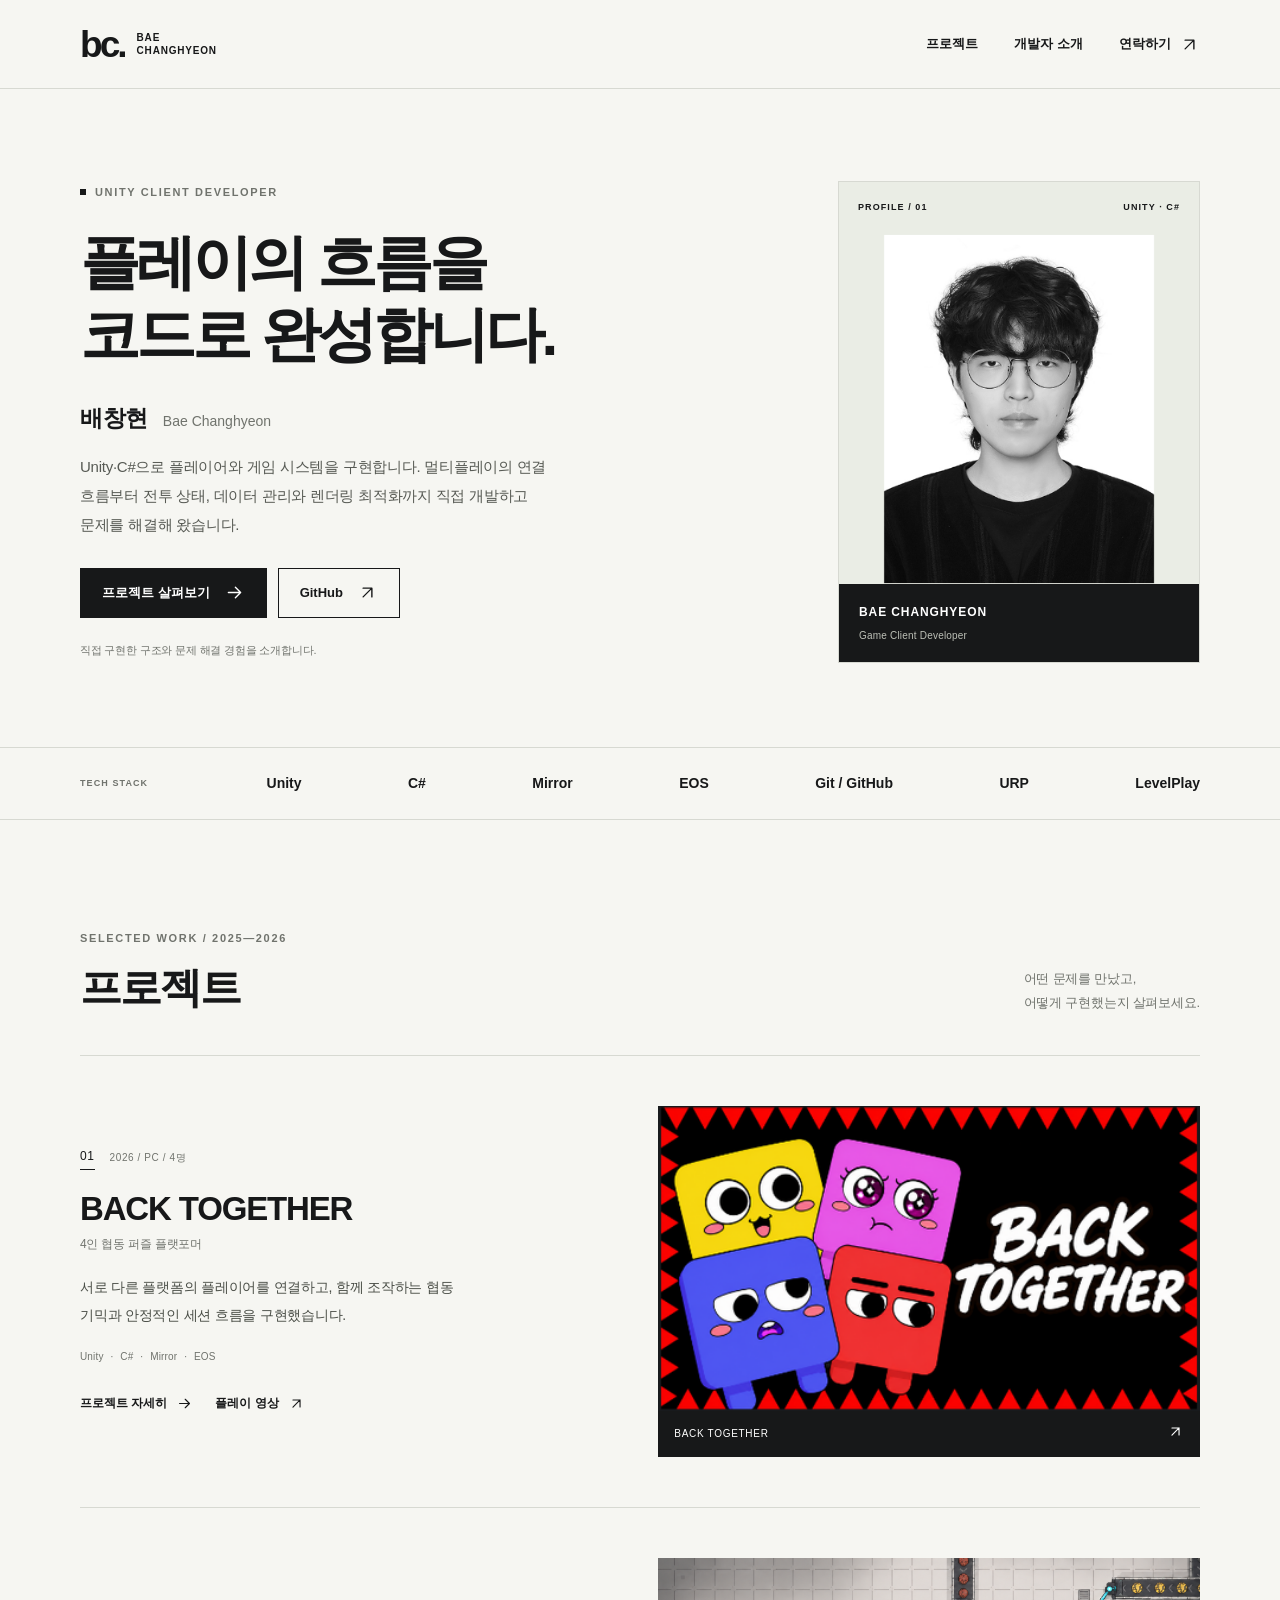
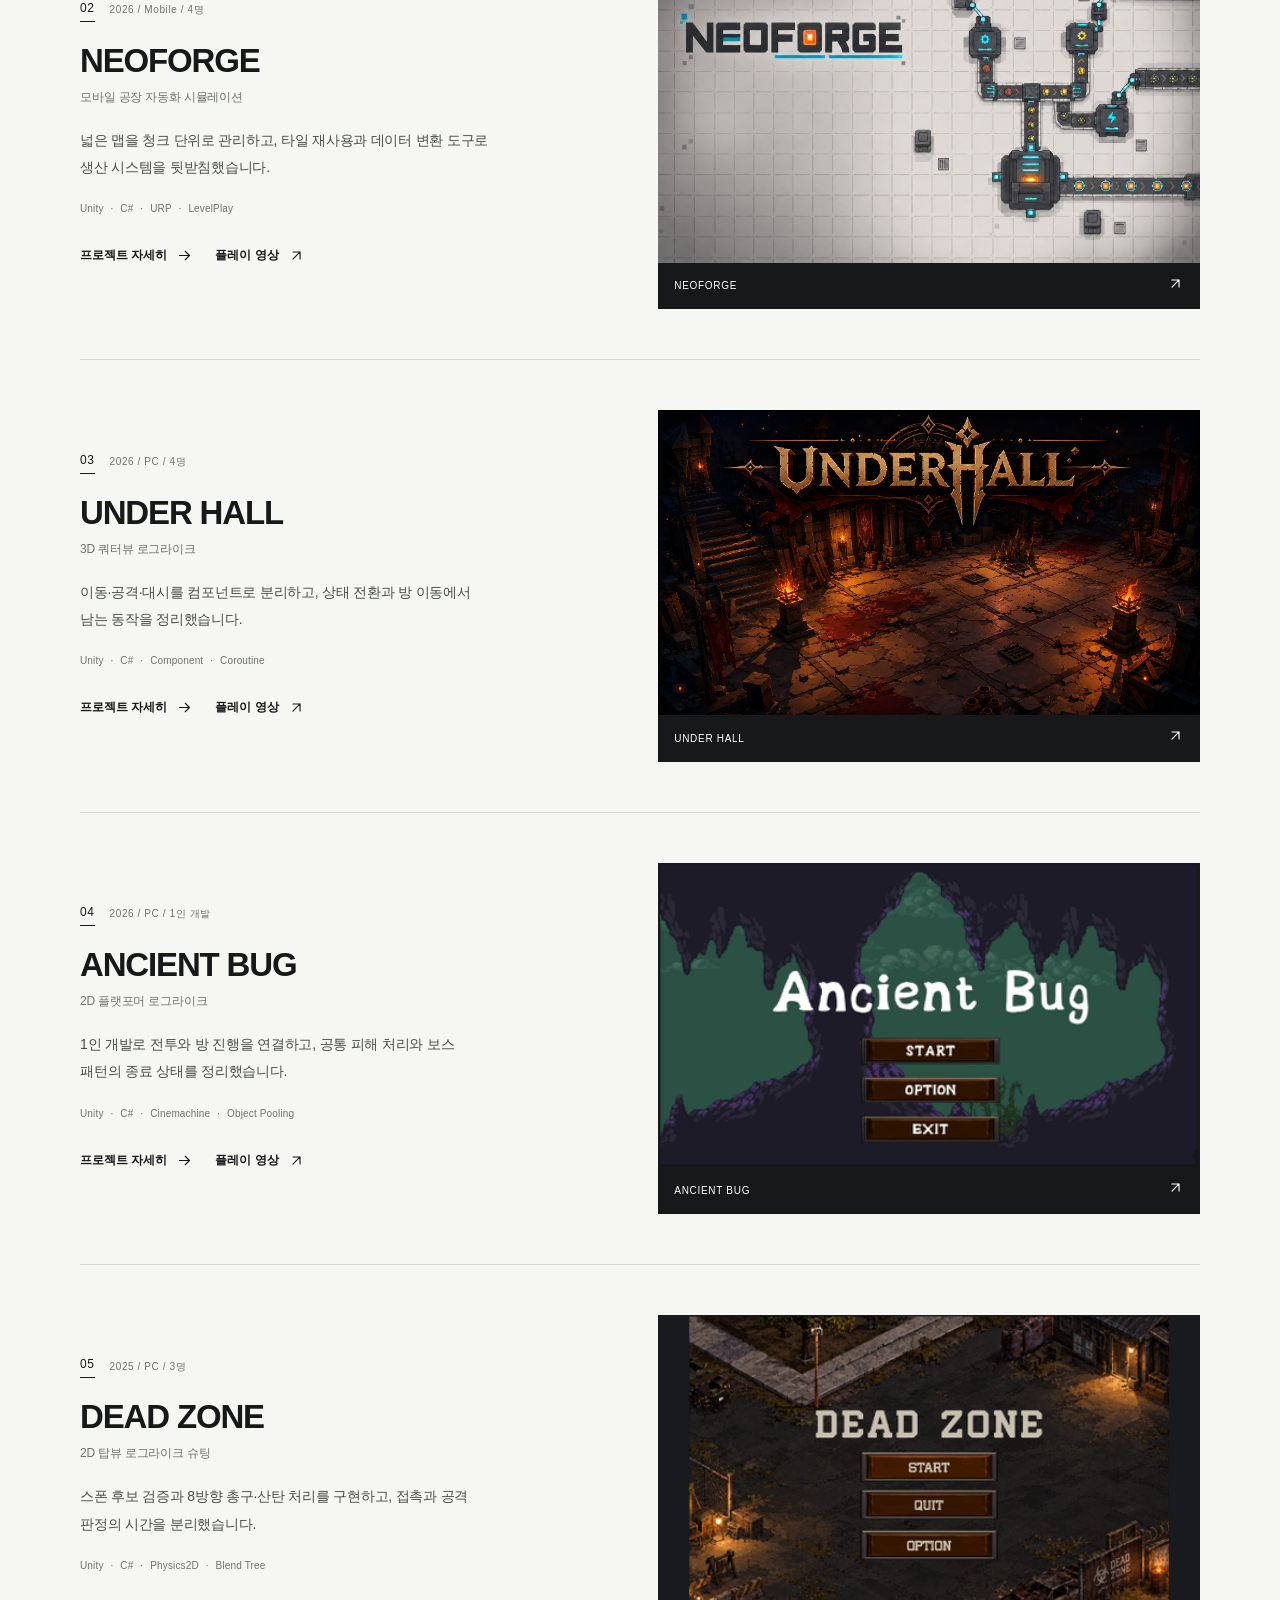
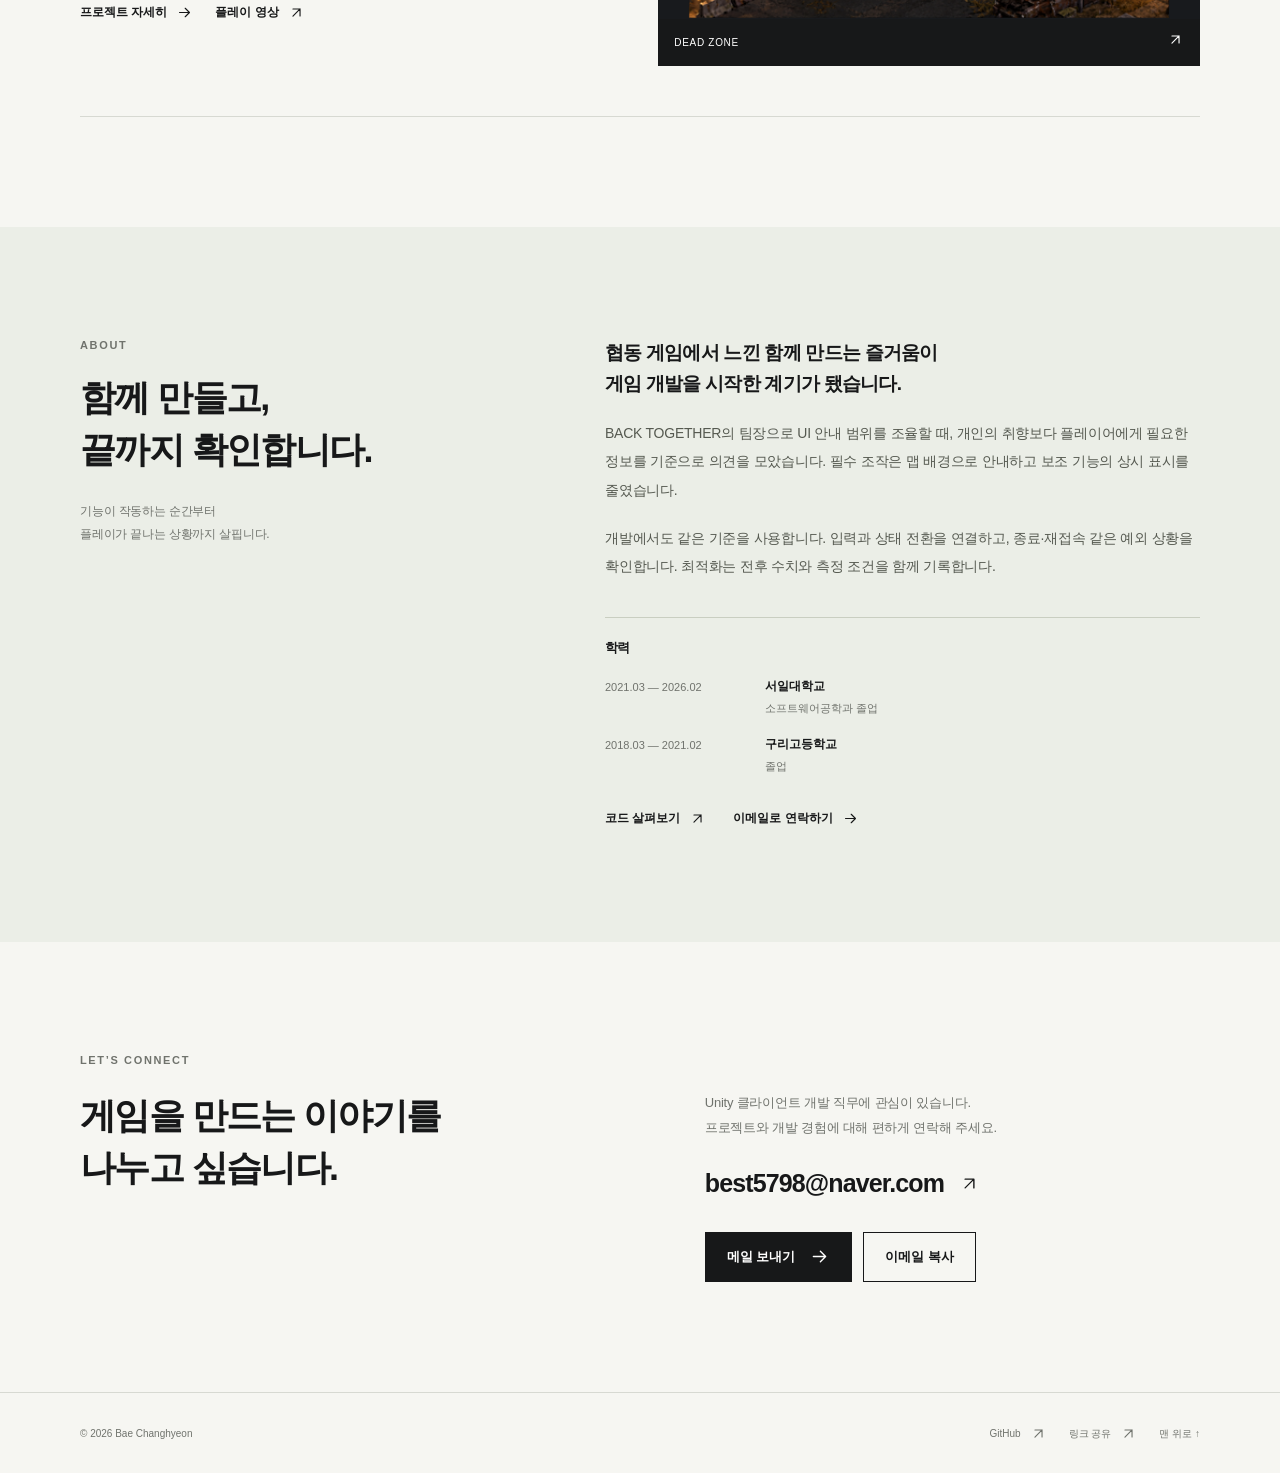
<file: index.html>
<!doctype html><html lang="ko"><head><meta charset="utf-8"><meta name="viewport" content="width=device-width,initial-scale=1"><meta name="theme-color" content="#f6f6f2"><title>배창현 | Unity 클라이언트 개발자</title><meta name="description" content="다섯 게임 프로젝트로 확인하는 Unity·C# 개발 경험. 멀티플레이, 전투 시스템, 데이터 관리와 렌더링 최적화를 소개합니다."><link rel="canonical" href="https://hukaziroh.github.io"><meta property="og:type" content="website"><meta property="og:title" content="배창현 | Unity 클라이언트 개발자"><meta property="og:description" content="다섯 게임 프로젝트로 확인하는 Unity·C# 개발 경험. 멀티플레이, 전투 시스템, 데이터 관리와 렌더링 최적화를 소개합니다."><meta property="og:url" content="https://hukaziroh.github.io"><meta property="og:locale" content="ko_KR"><meta property="og:image" content="https://hukaziroh.github.io/back-together-2.png"><meta name="twitter:card" content="summary_large_image"><link rel="icon" href="/favicon.svg" type="image/svg+xml"><link rel="stylesheet" href="/style.css"><script src="/app.js" defer></script></head><body><a class="skip-link" href="#main">본문으로 건너뛰기</a><header class="site-header"><div class="container nav-inner"><a class="wordmark" href="/" aria-label="배창현 홈페이지"><span class="monogram">bc.</span><span>BAE<br>CHANGHYEON</span></a><button class="menu-toggle" type="button" aria-expanded="false" aria-controls="main-nav" aria-label="메뉴 열기"><span></span><span></span></button><nav id="main-nav" aria-label="주요 메뉴"><a href="/#work">프로젝트</a><a href="/#about">개발자 소개</a><a class="nav-contact" href="/#contact">연락하기 <svg viewBox="0 0 24 24" aria-hidden="true"><path d="M7 17 17 7M7 7h10v10"/></svg></a></nav></div></header><main id="main"><section class="hero container" id="top"><div class="hero-copy"><p class="eyebrow"><span class="small-square"></span> UNITY CLIENT DEVELOPER</p><h1>플레이의 흐름을<br>코드로 완성합니다.</h1><p class="hero-name">배창현 <span>Bae Changhyeon</span></p><p class="hero-description">Unity·C#으로 플레이어와 게임 시스템을 구현합니다. 멀티플레이의 연결 흐름부터 전투 상태, 데이터 관리와 렌더링 최적화까지 직접 개발하고 문제를 해결해 왔습니다.</p><div class="hero-actions"><a class="button button-dark" href="#work">프로젝트 살펴보기 <svg viewBox="0 0 24 24" aria-hidden="true"><path d="M5 12h14M13 6l6 6-6 6"/></svg></a><a class="button button-outline" href="https://github.com/Hukaziroh" target="_blank" rel="noopener noreferrer">GitHub<svg viewBox="0 0 24 24" aria-hidden="true"><path d="M7 17 17 7M7 7h10v10"/></svg></a></div><p class="hero-footnote">직접 구현한 구조와 문제 해결 경험을 소개합니다.</p></div><div class="portrait-wrap"><div class="portrait-top"><span>PROFILE / 01</span><span>UNITY · C#</span></div><img class="portrait" src="/portrait.png" alt="Unity 클라이언트 개발자 배창현" width="338" height="434" fetchpriority="high"><div class="portrait-bottom"><span>BAE CHANGHYEON</span><span>Game Client Developer</span></div></div></section><div class="skill-rail"><div class="container"><span class="rail-label">TECH STACK</span><span>Unity</span><span>C#</span><span>Mirror</span><span>EOS</span><span>Git / GitHub</span><span>URP</span><span>LevelPlay</span></div></div><section class="work-section container section-space" id="work"><div class="section-heading"><div><p class="eyebrow">SELECTED WORK / 2025—2026</p><h2>프로젝트</h2></div><p>어떤 문제를 만났고,<br>어떻게 구현했는지 살펴보세요.</p></div><div id="projects" class="project-list"><article class="project-row"><div class="project-copy"><div class="project-meta"><span class="project-number">01</span><span>2026 / PC / 4명</span></div><h3><a href="/back-together.html">BACK TOGETHER</a></h3><p class="project-category">4인 협동 퍼즐 플랫포머</p><p class="project-summary">서로 다른 플랫폼의 플레이어를 연결하고, 함께 조작하는 협동 기믹과 안정적인 세션 흐름을 구현했습니다.</p><p class="project-tools">Unity <span>·</span> C# <span>·</span> Mirror <span>·</span> EOS</p><div class="project-actions"><a class="text-link project-detail" href="/back-together.html">프로젝트 자세히 <svg viewBox="0 0 24 24" aria-hidden="true"><path d="M5 12h14M13 6l6 6-6 6"/></svg></a><a class="text-link" href="https://www.youtube.com/@MoriSoft-KR/videos" target="_blank" rel="noopener noreferrer">플레이 영상<svg viewBox="0 0 24 24" aria-hidden="true"><path d="M7 17 17 7M7 7h10v10"/></svg></a></div></div><a class="project-image" href="/back-together.html" aria-label="BACK TOGETHER 상세 보기"><img src="/back-together-2.png" alt="BACK TOGETHER 타이틀 이미지" width="454" height="257" loading="lazy"><span class="image-caption">BACK TOGETHER <span><svg viewBox="0 0 24 24" aria-hidden="true"><path d="M7 17 17 7M7 7h10v10"/></svg></span></span></a></article><article class="project-row"><div class="project-copy"><div class="project-meta"><span class="project-number">02</span><span>2026 / Mobile / 4명</span></div><h3><a href="/neoforge.html">NEOFORGE</a></h3><p class="project-category">모바일 공장 자동화 시뮬레이션</p><p class="project-summary">넓은 맵을 청크 단위로 관리하고, 타일 재사용과 데이터 변환 도구로 생산 시스템을 뒷받침했습니다.</p><p class="project-tools">Unity <span>·</span> C# <span>·</span> URP <span>·</span> LevelPlay</p><div class="project-actions"><a class="text-link project-detail" href="/neoforge.html">프로젝트 자세히 <svg viewBox="0 0 24 24" aria-hidden="true"><path d="M5 12h14M13 6l6 6-6 6"/></svg></a><a class="text-link" href="https://youtu.be/J22Yu4zVN50" target="_blank" rel="noopener noreferrer">플레이 영상<svg viewBox="0 0 24 24" aria-hidden="true"><path d="M7 17 17 7M7 7h10v10"/></svg></a></div></div><a class="project-image" href="/neoforge.html" aria-label="NEOFORGE 상세 보기"><img src="/neoforge-title.png" alt="NEOFORGE 타이틀 이미지" width="1672" height="941" loading="lazy"><span class="image-caption">NEOFORGE <span><svg viewBox="0 0 24 24" aria-hidden="true"><path d="M7 17 17 7M7 7h10v10"/></svg></span></span></a></article><article class="project-row"><div class="project-copy"><div class="project-meta"><span class="project-number">03</span><span>2026 / PC / 4명</span></div><h3><a href="/under-hall.html">UNDER HALL</a></h3><p class="project-category">3D 쿼터뷰 로그라이크</p><p class="project-summary">이동·공격·대시를 컴포넌트로 분리하고, 상태 전환과 방 이동에서 남는 동작을 정리했습니다.</p><p class="project-tools">Unity <span>·</span> C# <span>·</span> Component <span>·</span> Coroutine</p><div class="project-actions"><a class="text-link project-detail" href="/under-hall.html">프로젝트 자세히 <svg viewBox="0 0 24 24" aria-hidden="true"><path d="M5 12h14M13 6l6 6-6 6"/></svg></a><a class="text-link" href="https://youtu.be/vsww1RS2NX8" target="_blank" rel="noopener noreferrer">플레이 영상<svg viewBox="0 0 24 24" aria-hidden="true"><path d="M7 17 17 7M7 7h10v10"/></svg></a></div></div><a class="project-image" href="/under-hall.html" aria-label="UNDER HALL 상세 보기"><img src="/under-hall-title.png" alt="UNDER HALL 타이틀 이미지" width="1672" height="941" loading="lazy"><span class="image-caption">UNDER HALL <span><svg viewBox="0 0 24 24" aria-hidden="true"><path d="M7 17 17 7M7 7h10v10"/></svg></span></span></a></article><article class="project-row"><div class="project-copy"><div class="project-meta"><span class="project-number">04</span><span>2026 / PC / 1인 개발</span></div><h3><a href="/ancient-bug.html">ANCIENT BUG</a></h3><p class="project-category">2D 플랫포머 로그라이크</p><p class="project-summary">1인 개발로 전투와 방 진행을 연결하고, 공통 피해 처리와 보스 패턴의 종료 상태를 정리했습니다.</p><p class="project-tools">Unity <span>·</span> C# <span>·</span> Cinemachine <span>·</span> Object Pooling</p><div class="project-actions"><a class="text-link project-detail" href="/ancient-bug.html">프로젝트 자세히 <svg viewBox="0 0 24 24" aria-hidden="true"><path d="M5 12h14M13 6l6 6-6 6"/></svg></a><a class="text-link" href="https://youtu.be/8jhL17B-1E8" target="_blank" rel="noopener noreferrer">플레이 영상<svg viewBox="0 0 24 24" aria-hidden="true"><path d="M7 17 17 7M7 7h10v10"/></svg></a></div></div><a class="project-image" href="/ancient-bug.html" aria-label="ANCIENT BUG 상세 보기"><img src="/ancient-bug-2.png" alt="ANCIENT BUG 타이틀 이미지" width="454" height="256" loading="lazy"><span class="image-caption">ANCIENT BUG <span><svg viewBox="0 0 24 24" aria-hidden="true"><path d="M7 17 17 7M7 7h10v10"/></svg></span></span></a></article><article class="project-row"><div class="project-copy"><div class="project-meta"><span class="project-number">05</span><span>2025 / PC / 3명</span></div><h3><a href="/dead-zone.html">DEAD ZONE</a></h3><p class="project-category">2D 탑뷰 로그라이크 슈팅</p><p class="project-summary">스폰 후보 검증과 8방향 총구·산탄 처리를 구현하고, 접촉과 공격 판정의 시간을 분리했습니다.</p><p class="project-tools">Unity <span>·</span> C# <span>·</span> Physics2D <span>·</span> Blend Tree</p><div class="project-actions"><a class="text-link project-detail" href="/dead-zone.html">프로젝트 자세히 <svg viewBox="0 0 24 24" aria-hidden="true"><path d="M5 12h14M13 6l6 6-6 6"/></svg></a><a class="text-link" href="https://youtu.be/VTCCBFaYVKY" target="_blank" rel="noopener noreferrer">플레이 영상<svg viewBox="0 0 24 24" aria-hidden="true"><path d="M7 17 17 7M7 7h10v10"/></svg></a></div></div><a class="project-image" href="/dead-zone.html" aria-label="DEAD ZONE 상세 보기"><img src="/dead-zone-title.png" alt="DEAD ZONE 타이틀 이미지" width="449" height="284" loading="lazy"><span class="image-caption">DEAD ZONE <span><svg viewBox="0 0 24 24" aria-hidden="true"><path d="M7 17 17 7M7 7h10v10"/></svg></span></span></a></article></div></section><section class="about-section" id="about"><div class="container section-space about-layout"><div class="about-heading"><p class="eyebrow">ABOUT</p><h2>함께 만들고,<br>끝까지 확인합니다.</h2><p>기능이 작동하는 순간부터<br>플레이가 끝나는 상황까지 살핍니다.</p></div><div class="about-content"><p class="about-lead">협동 게임에서 느낀 함께 만드는 즐거움이<br>게임 개발을 시작한 계기가 됐습니다.</p><p>BACK TOGETHER의 팀장으로 UI 안내 범위를 조율할 때, 개인의 취향보다 플레이어에게 필요한 정보를 기준으로 의견을 모았습니다. 필수 조작은 맵 배경으로 안내하고 보조 기능의 상시 표시를 줄였습니다.</p><p>개발에서도 같은 기준을 사용합니다. 입력과 상태 전환을 연결하고, 종료·재접속 같은 예외 상황을 확인합니다. 최적화는 전후 수치와 측정 조건을 함께 기록합니다.</p><div class="education"><h3>학력</h3><div class="education-row"><time>2021.03 — 2026.02</time><div><strong>서일대학교</strong><span>소프트웨어공학과 졸업</span></div></div><div class="education-row"><time>2018.03 — 2021.02</time><div><strong>구리고등학교</strong><span>졸업</span></div></div></div><div class="about-links"><a class="text-link" href="https://github.com/Hukaziroh" target="_blank" rel="noopener noreferrer">코드 살펴보기<svg viewBox="0 0 24 24" aria-hidden="true"><path d="M7 17 17 7M7 7h10v10"/></svg></a><a class="text-link" href="mailto:best5798@naver.com">이메일로 연락하기 <svg viewBox="0 0 24 24" aria-hidden="true"><path d="M5 12h14M13 6l6 6-6 6"/></svg></a></div></div></div></section><section class="contact-section container section-space" id="contact"><p class="eyebrow">LET’S CONNECT</p><div class="contact-layout"><h2>게임을 만드는 이야기를<br>나누고 싶습니다.</h2><div><p>Unity 클라이언트 개발 직무에 관심이 있습니다.<br>프로젝트와 개발 경험에 대해 편하게 연락해 주세요.</p><a class="contact-email" href="mailto:best5798@naver.com">best5798@naver.com<svg viewBox="0 0 24 24" aria-hidden="true"><path d="M7 17 17 7M7 7h10v10"/></svg></a><div class="contact-actions"><a class="button button-dark" href="mailto:best5798@naver.com">메일 보내기 <svg viewBox="0 0 24 24" aria-hidden="true"><path d="M5 12h14M13 6l6 6-6 6"/></svg></a><button class="button button-outline" type="button" data-copy-email>이메일 복사</button></div></div></div></section></main><script type="application/ld+json">{"@context":"https://schema.org","@type":"Person","name":"배창현","alternateName":"Bae Changhyeon","jobTitle":"Unity 클라이언트 개발자","email":"best5798@naver.com","url":"https://hukaziroh.github.io","sameAs":["https://github.com/Hukaziroh"],"knowsAbout":["Unity","C#","Mirror","Epic Online Services","Game Development"],"alumniOf":{"@type":"CollegeOrUniversity","name":"서일대학교"}}</script><footer class="site-footer"><div class="container footer-inner"><span>© 2026 Bae Changhyeon</span><div><a class="text-link" href="https://github.com/Hukaziroh" target="_blank" rel="noopener noreferrer">GitHub<svg viewBox="0 0 24 24" aria-hidden="true"><path d="M7 17 17 7M7 7h10v10"/></svg></a><button class="text-link" type="button" data-share>링크 공유 <svg viewBox="0 0 24 24" aria-hidden="true"><path d="M7 17 17 7M7 7h10v10"/></svg></button><a class="text-link" href="#top">맨 위로 ↑</a></div></div></footer><div id="toast" class="toast" role="status" aria-live="polite"></div></body></html>
</file>
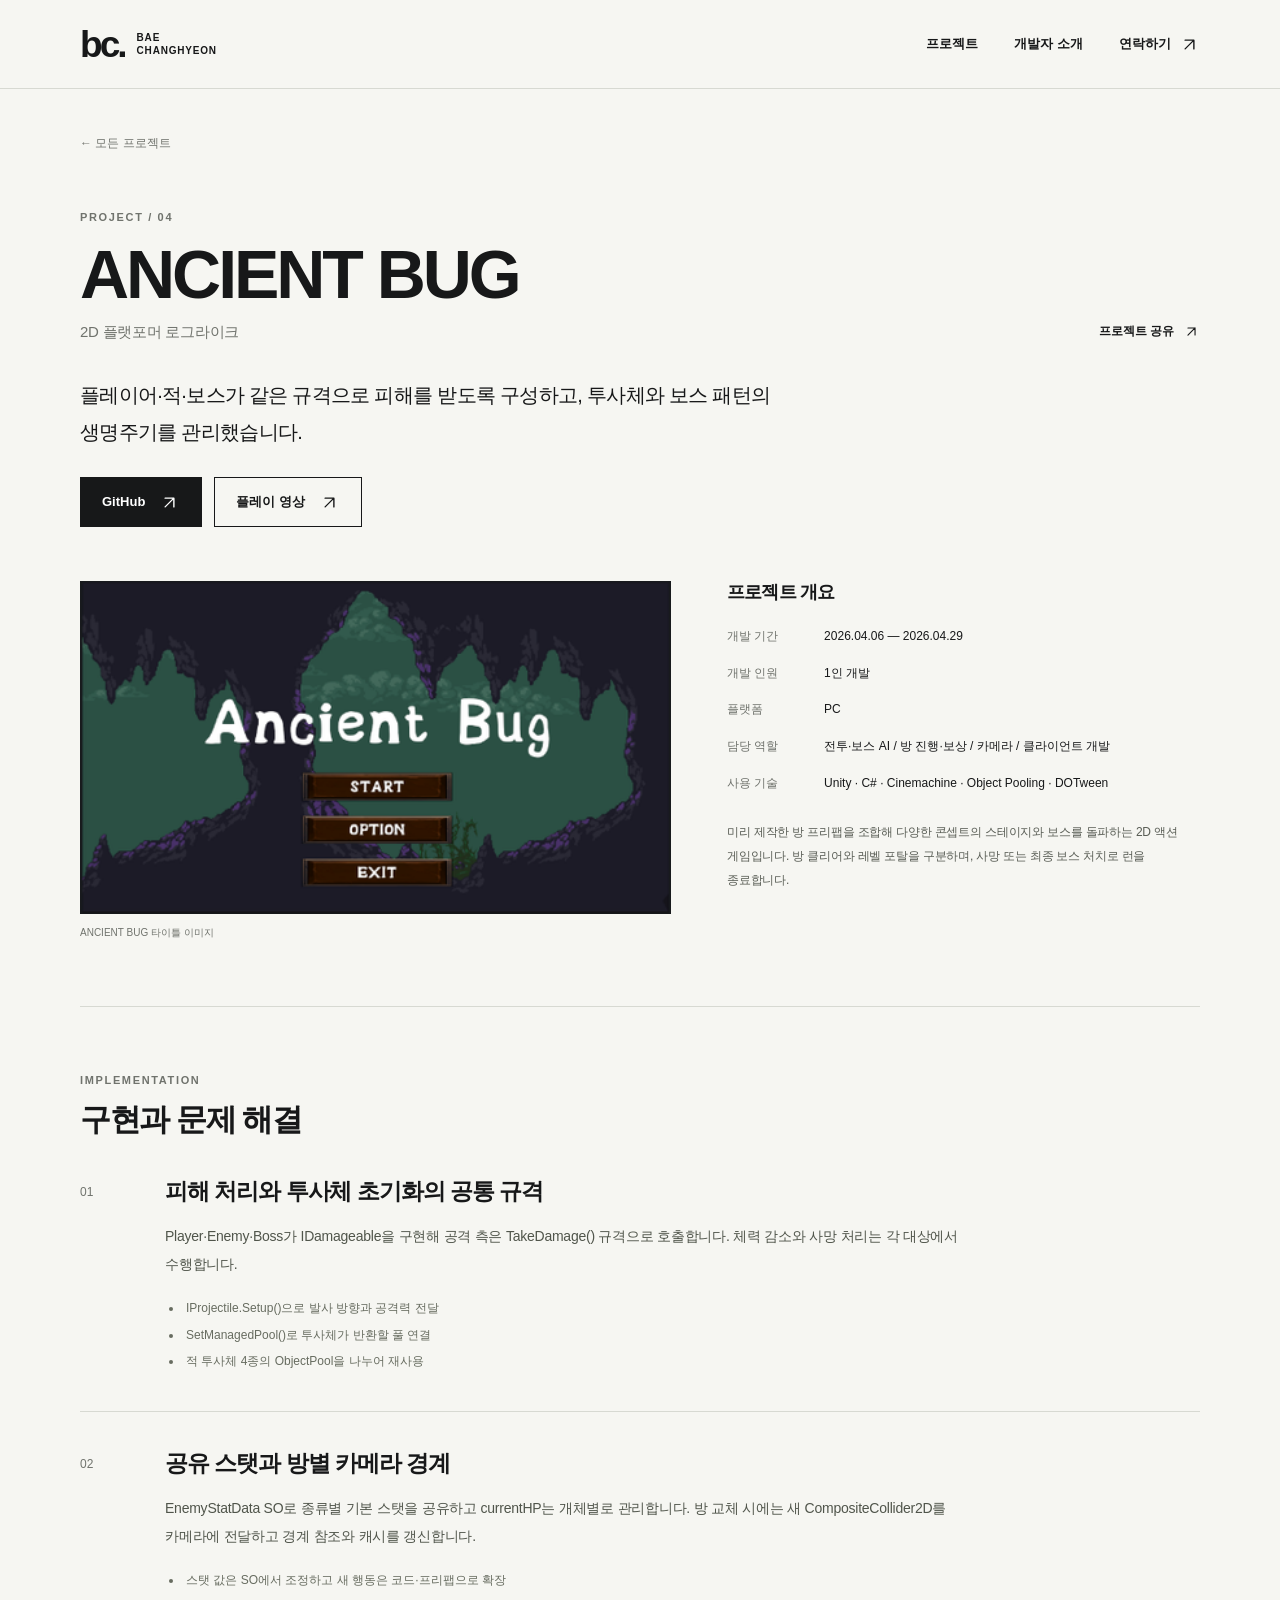
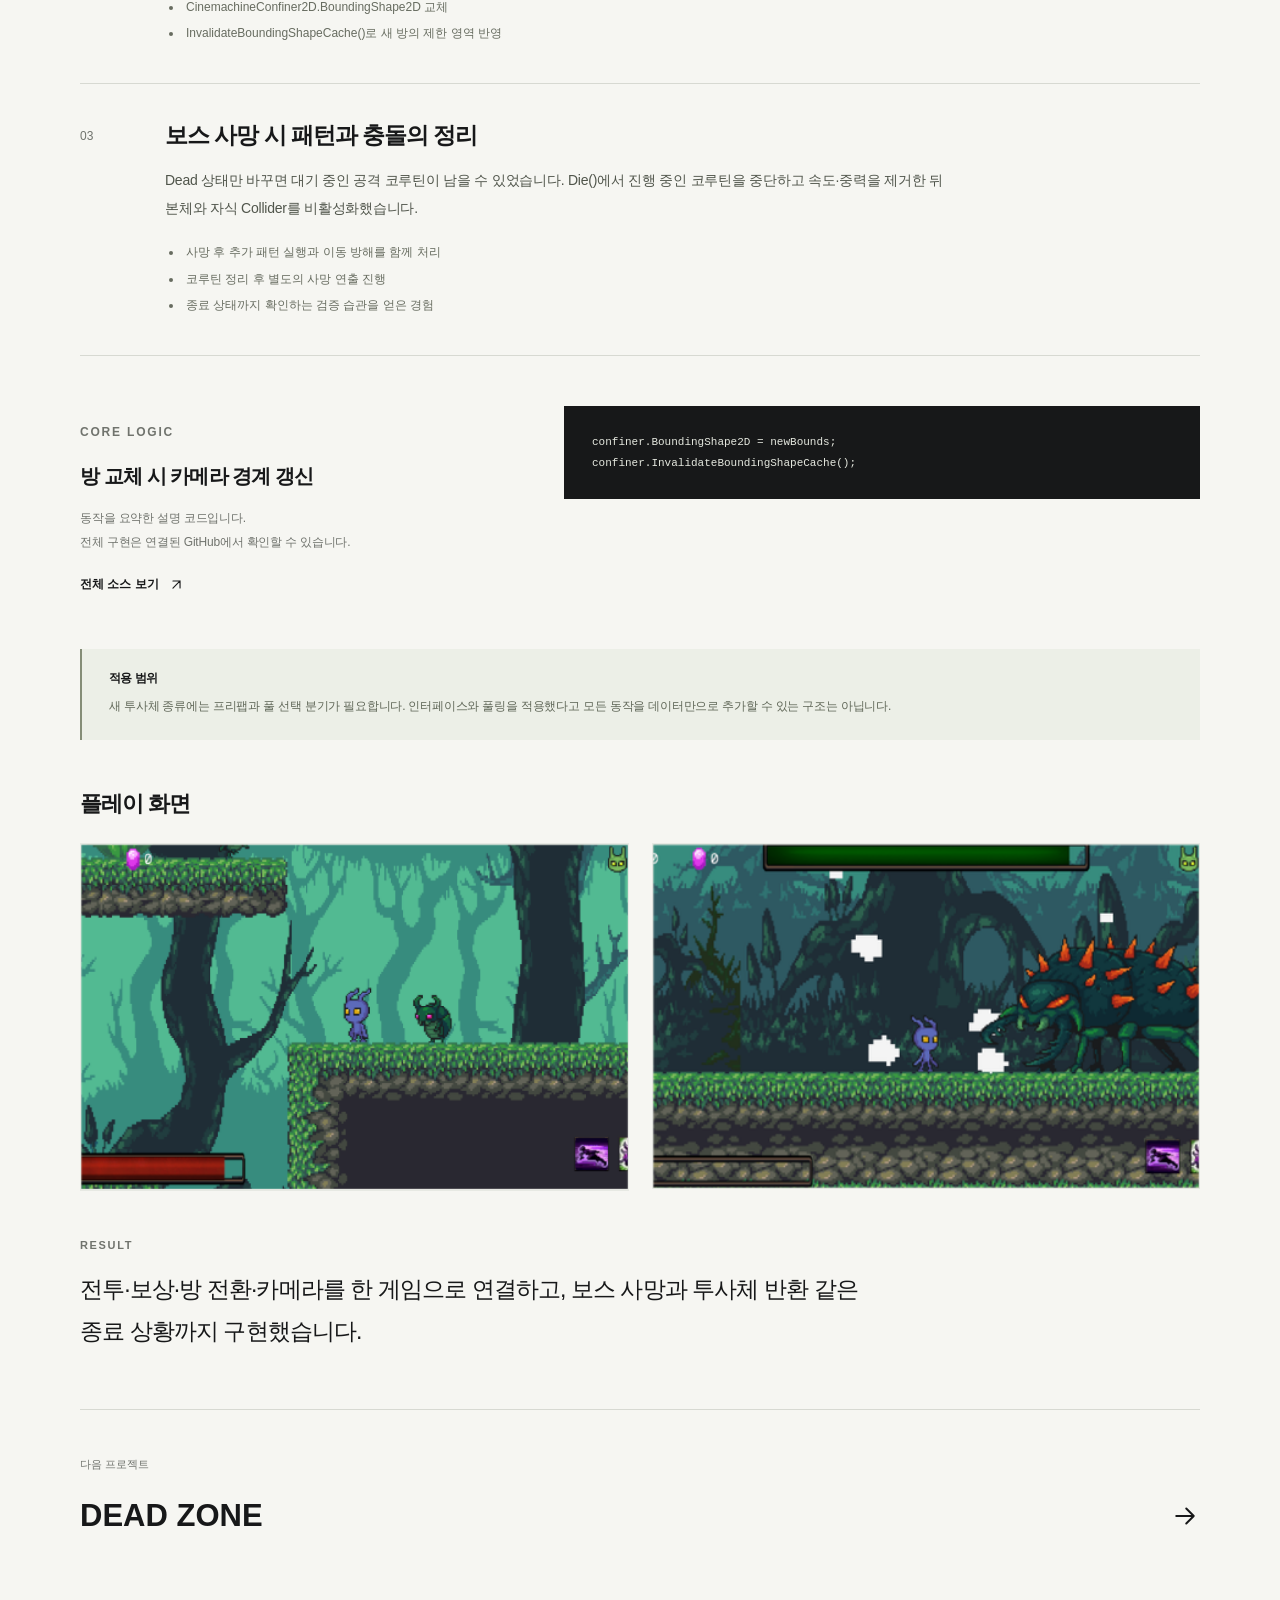
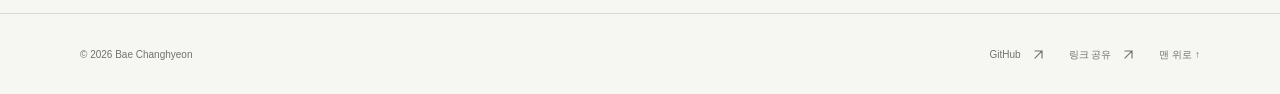
<file: ancient-bug.html>
<!doctype html><html lang="ko"><head><meta charset="utf-8"><meta name="viewport" content="width=device-width,initial-scale=1"><meta name="theme-color" content="#f6f6f2"><title>ANCIENT BUG | 배창현</title><meta name="description" content="1인 개발로 전투와 방 진행을 연결하고, 공통 피해 처리와 보스 패턴의 종료 상태를 정리했습니다."><link rel="canonical" href="https://hukaziroh.github.io/ancient-bug.html"><meta property="og:type" content="website"><meta property="og:title" content="ANCIENT BUG | 배창현"><meta property="og:description" content="1인 개발로 전투와 방 진행을 연결하고, 공통 피해 처리와 보스 패턴의 종료 상태를 정리했습니다."><meta property="og:url" content="https://hukaziroh.github.io/ancient-bug.html"><meta property="og:locale" content="ko_KR"><meta property="og:image" content="https://hukaziroh.github.io/ancient-bug-2.png"><meta name="twitter:card" content="summary_large_image"><link rel="icon" href="/favicon.svg" type="image/svg+xml"><link rel="stylesheet" href="/style.css"><script src="/app.js" defer></script></head><body><a class="skip-link" href="#main">본문으로 건너뛰기</a><header class="site-header"><div class="container nav-inner"><a class="wordmark" href="/" aria-label="배창현 홈페이지"><span class="monogram">bc.</span><span>BAE<br>CHANGHYEON</span></a><button class="menu-toggle" type="button" aria-expanded="false" aria-controls="main-nav" aria-label="메뉴 열기"><span></span><span></span></button><nav id="main-nav" aria-label="주요 메뉴"><a href="/#work">프로젝트</a><a href="/#about">개발자 소개</a><a class="nav-contact" href="/#contact">연락하기 <svg viewBox="0 0 24 24" aria-hidden="true"><path d="M7 17 17 7M7 7h10v10"/></svg></a></nav></div></header><main id="main" class="case-page"><section class="container case-intro" id="top"><a class="back-link" href="/#work">← 모든 프로젝트</a><div class="case-title-row"><div><p class="eyebrow">PROJECT / 04</p><h1>ANCIENT BUG</h1><p class="case-category">2D 플랫포머 로그라이크</p></div><button class="text-link" type="button" data-share>프로젝트 공유 <svg viewBox="0 0 24 24" aria-hidden="true"><path d="M7 17 17 7M7 7h10v10"/></svg></button></div><p class="case-lead">플레이어·적·보스가 같은 규격으로 피해를 받도록 구성하고, 투사체와 보스 패턴의 생명주기를 관리했습니다.</p><div class="case-actions"><a class="button button-dark" href="https://github.com/Hukaziroh/Ancient-Bug" target="_blank" rel="noopener noreferrer">GitHub<svg viewBox="0 0 24 24" aria-hidden="true"><path d="M7 17 17 7M7 7h10v10"/></svg></a><a class="button button-outline" href="https://youtu.be/8jhL17B-1E8" target="_blank" rel="noopener noreferrer">플레이 영상<svg viewBox="0 0 24 24" aria-hidden="true"><path d="M7 17 17 7M7 7h10v10"/></svg></a></div><div class="case-overview"><figure class="case-main-image"><img src="/ancient-bug-2.png" alt="ANCIENT BUG 타이틀 이미지" width="454" height="256" fetchpriority="high"><figcaption>ANCIENT BUG 타이틀 이미지</figcaption></figure><div class="case-facts"><h2>프로젝트 개요</h2><dl><div><dt>개발 기간</dt><dd>2026.04.06 — 2026.04.29</dd></div><div><dt>개발 인원</dt><dd>1인 개발</dd></div><div><dt>플랫폼</dt><dd>PC</dd></div><div><dt>담당 역할</dt><dd>전투·보스 AI / 방 진행·보상 / 카메라 / 클라이언트 개발</dd></div><div><dt>사용 기술</dt><dd>Unity · C# · Cinemachine · Object Pooling · DOTween</dd></div></dl><p>미리 제작한 방 프리팹을 조합해 다양한 콘셉트의 스테이지와 보스를 돌파하는 2D 액션 게임입니다. 방 클리어와 레벨 포탈을 구분하며, 사망 또는 최종 보스 처치로 런을 종료합니다.</p></div></div></section><section class="case-body container"><div class="case-section-heading"><p class="eyebrow">IMPLEMENTATION</p><h2>구현과 문제 해결</h2></div><div class="case-chapters"><article class="case-chapter"><span class="chapter-number">01</span><div><h3>피해 처리와 투사체 초기화의 공통 규격</h3><p>Player·Enemy·Boss가 IDamageable을 구현해 공격 측은 TakeDamage() 규격으로 호출합니다. 체력 감소와 사망 처리는 각 대상에서 수행합니다.</p><ul><li>IProjectile.Setup()으로 발사 방향과 공격력 전달</li><li>SetManagedPool()로 투사체가 반환할 풀 연결</li><li>적 투사체 4종의 ObjectPool을 나누어 재사용</li></ul></div></article><article class="case-chapter"><span class="chapter-number">02</span><div><h3>공유 스탯과 방별 카메라 경계</h3><p>EnemyStatData SO로 종류별 기본 스탯을 공유하고 currentHP는 개체별로 관리합니다. 방 교체 시에는 새 CompositeCollider2D를 카메라에 전달하고 경계 참조와 캐시를 갱신합니다.</p><ul><li>스탯 값은 SO에서 조정하고 새 행동은 코드·프리팹으로 확장</li><li>CinemachineConfiner2D.BoundingShape2D 교체</li><li>InvalidateBoundingShapeCache()로 새 방의 제한 영역 반영</li></ul></div></article><article class="case-chapter"><span class="chapter-number">03</span><div><h3>보스 사망 시 패턴과 충돌의 정리</h3><p>Dead 상태만 바꾸면 대기 중인 공격 코루틴이 남을 수 있었습니다. Die()에서 진행 중인 코루틴을 중단하고 속도·중력을 제거한 뒤 본체와 자식 Collider를 비활성화했습니다.</p><ul><li>사망 후 추가 패턴 실행과 이동 방해를 함께 처리</li><li>코루틴 정리 후 별도의 사망 연출 진행</li><li>종료 상태까지 확인하는 검증 습관을 얻은 경험</li></ul></div></article></div><div class="code-section"><div><p class="eyebrow">CORE LOGIC</p><h3>방 교체 시 카메라 경계 갱신</h3><p>동작을 요약한 설명 코드입니다.<br>전체 구현은 연결된 GitHub에서 확인할 수 있습니다.</p><a class="text-link" href="https://github.com/Hukaziroh/Ancient-Bug" target="_blank" rel="noopener noreferrer">전체 소스 보기<svg viewBox="0 0 24 24" aria-hidden="true"><path d="M7 17 17 7M7 7h10v10"/></svg></a></div><pre><code>confiner.BoundingShape2D = newBounds;
confiner.InvalidateBoundingShapeCache();</code></pre></div><aside class="scope-note"><h3>적용 범위</h3><p>새 투사체 종류에는 프리팹과 풀 선택 분기가 필요합니다. 인터페이스와 풀링을 적용했다고 모든 동작을 데이터만으로 추가할 수 있는 구조는 아닙니다.</p></aside><section class="case-gallery"><h3>플레이 화면</h3><div><figure><a href="/ancient-bug-1.png" target="_blank" rel="noopener noreferrer" aria-label="ANCIENT BUG 플레이 화면 1 원본 보기"><img src="/ancient-bug-1.png" alt="ANCIENT BUG 플레이 화면 1" width="498" height="316" loading="lazy"></a></figure><figure><a href="/ancient-bug-3.png" target="_blank" rel="noopener noreferrer" aria-label="ANCIENT BUG 플레이 화면 2 원본 보기"><img src="/ancient-bug-3.png" alt="ANCIENT BUG 플레이 화면 2" width="449" height="284" loading="lazy"></a></figure></div></section><div class="case-result"><p class="eyebrow">RESULT</p><p>전투·보상·방 전환·카메라를 한 게임으로 연결하고, 보스 사망과 투사체 반환 같은 종료 상황까지 구현했습니다.</p></div></section><section class="next-project container"><span>다음 프로젝트</span><a href="/dead-zone.html">DEAD ZONE<svg viewBox="0 0 24 24" aria-hidden="true"><path d="M5 12h14M13 6l6 6-6 6"/></svg></a></section></main><footer class="site-footer"><div class="container footer-inner"><span>© 2026 Bae Changhyeon</span><div><a class="text-link" href="https://github.com/Hukaziroh" target="_blank" rel="noopener noreferrer">GitHub<svg viewBox="0 0 24 24" aria-hidden="true"><path d="M7 17 17 7M7 7h10v10"/></svg></a><button class="text-link" type="button" data-share>링크 공유 <svg viewBox="0 0 24 24" aria-hidden="true"><path d="M7 17 17 7M7 7h10v10"/></svg></button><a class="text-link" href="#top">맨 위로 ↑</a></div></div></footer><div id="toast" class="toast" role="status" aria-live="polite"></div></body></html>
</file>
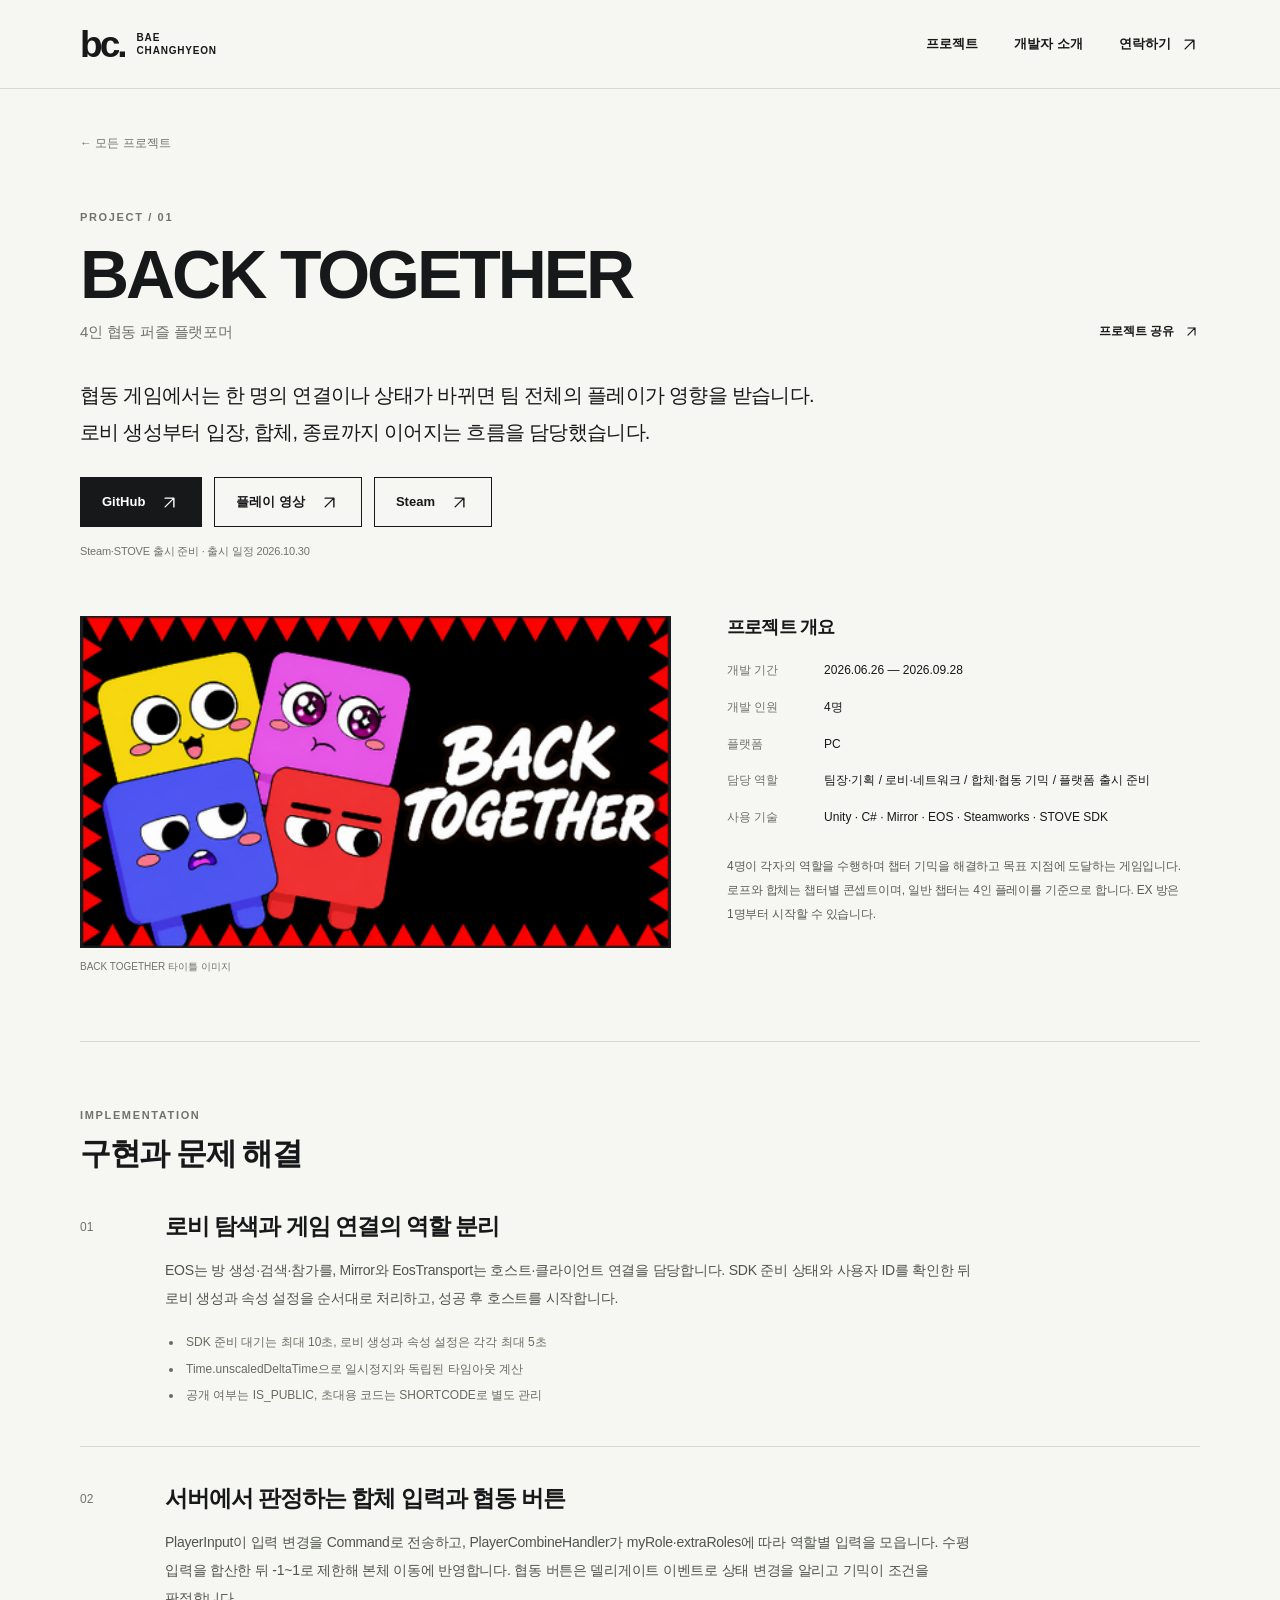
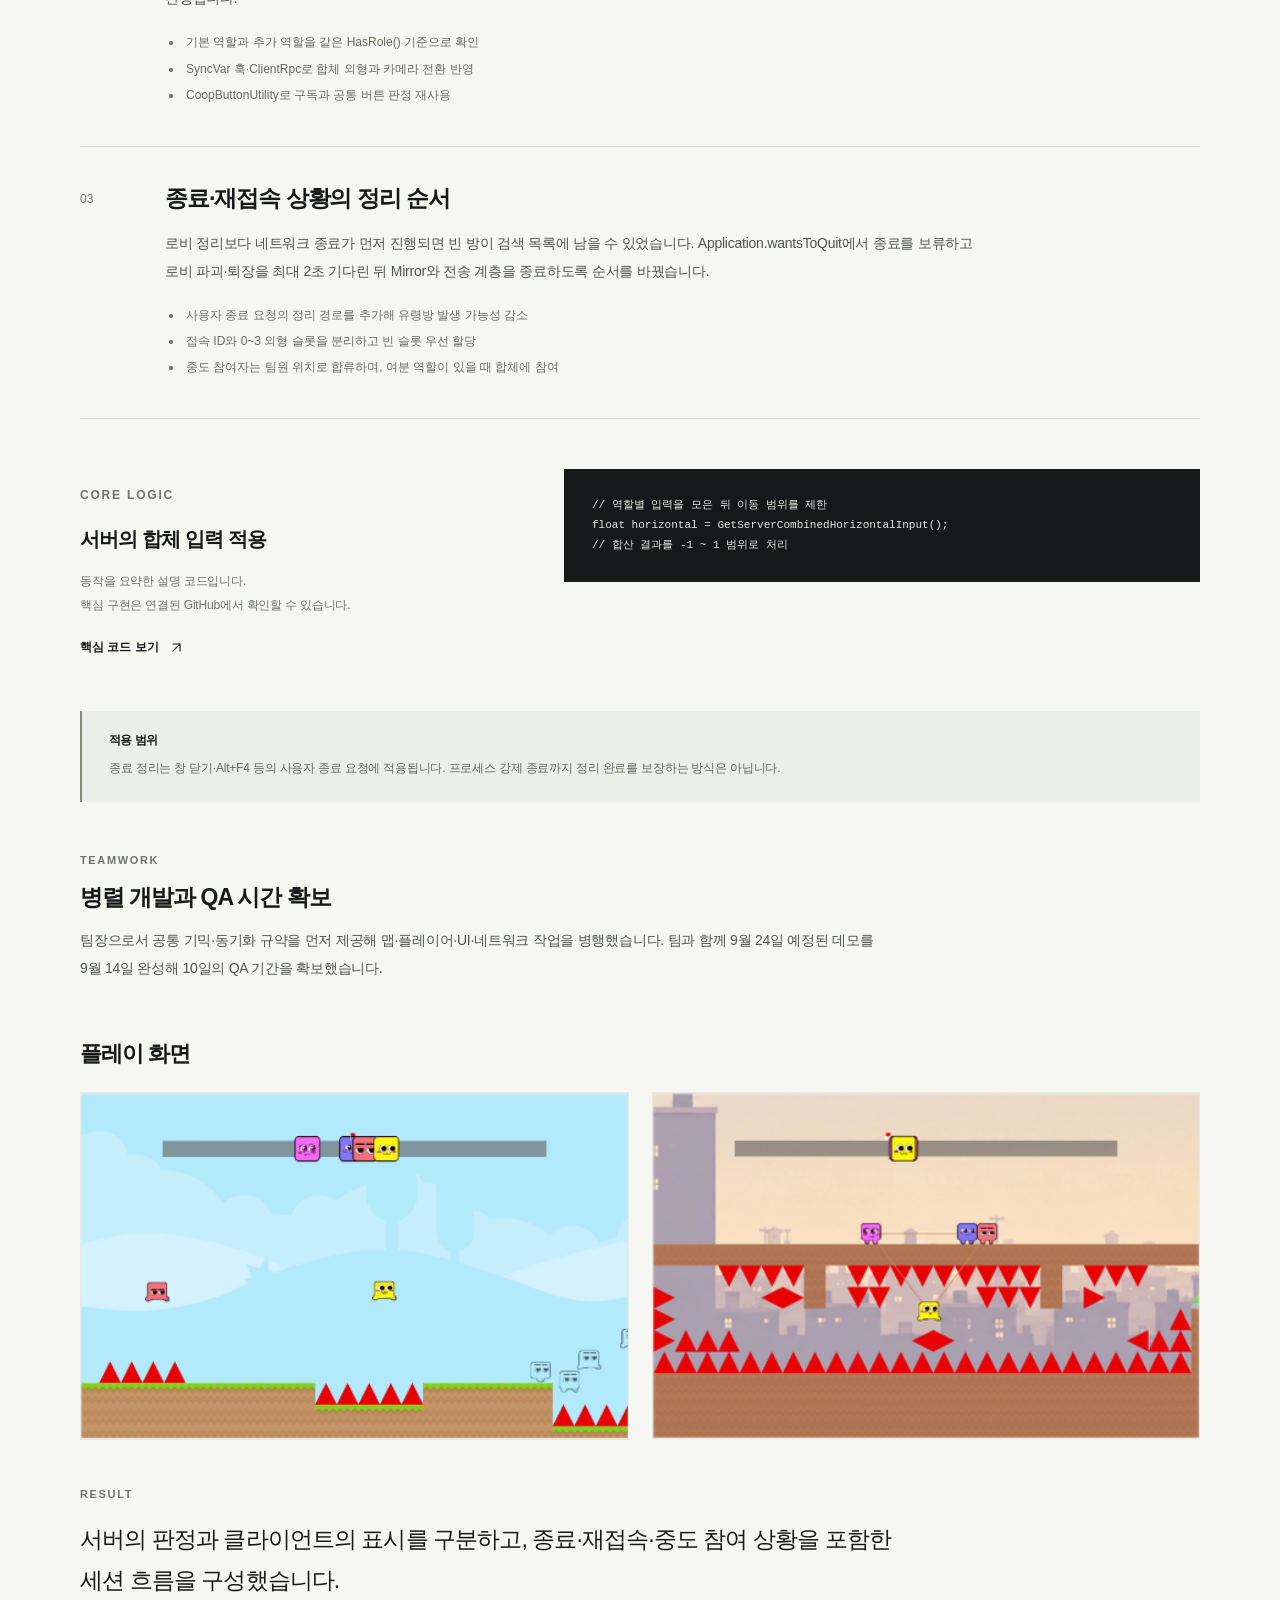
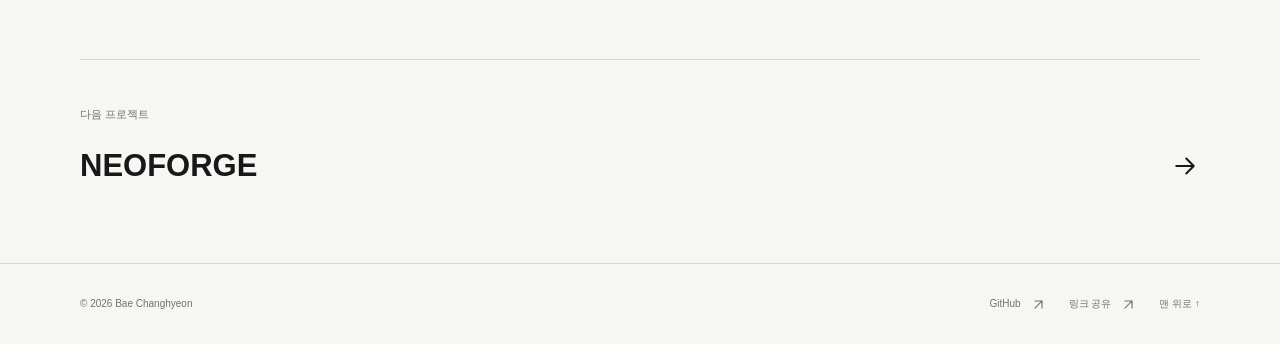
<file: back-together.html>
<!doctype html><html lang="ko"><head><meta charset="utf-8"><meta name="viewport" content="width=device-width,initial-scale=1"><meta name="theme-color" content="#f6f6f2"><title>BACK TOGETHER | 배창현</title><meta name="description" content="서로 다른 플랫폼의 플레이어를 연결하고, 함께 조작하는 협동 기믹과 안정적인 세션 흐름을 구현했습니다."><link rel="canonical" href="https://hukaziroh.github.io/back-together.html"><meta property="og:type" content="website"><meta property="og:title" content="BACK TOGETHER | 배창현"><meta property="og:description" content="서로 다른 플랫폼의 플레이어를 연결하고, 함께 조작하는 협동 기믹과 안정적인 세션 흐름을 구현했습니다."><meta property="og:url" content="https://hukaziroh.github.io/back-together.html"><meta property="og:locale" content="ko_KR"><meta property="og:image" content="https://hukaziroh.github.io/back-together-2.png"><meta name="twitter:card" content="summary_large_image"><link rel="icon" href="/favicon.svg" type="image/svg+xml"><link rel="stylesheet" href="/style.css"><script src="/app.js" defer></script></head><body><a class="skip-link" href="#main">본문으로 건너뛰기</a><header class="site-header"><div class="container nav-inner"><a class="wordmark" href="/" aria-label="배창현 홈페이지"><span class="monogram">bc.</span><span>BAE<br>CHANGHYEON</span></a><button class="menu-toggle" type="button" aria-expanded="false" aria-controls="main-nav" aria-label="메뉴 열기"><span></span><span></span></button><nav id="main-nav" aria-label="주요 메뉴"><a href="/#work">프로젝트</a><a href="/#about">개발자 소개</a><a class="nav-contact" href="/#contact">연락하기 <svg viewBox="0 0 24 24" aria-hidden="true"><path d="M7 17 17 7M7 7h10v10"/></svg></a></nav></div></header><main id="main" class="case-page"><section class="container case-intro" id="top"><a class="back-link" href="/#work">← 모든 프로젝트</a><div class="case-title-row"><div><p class="eyebrow">PROJECT / 01</p><h1>BACK TOGETHER</h1><p class="case-category">4인 협동 퍼즐 플랫포머</p></div><button class="text-link" type="button" data-share>프로젝트 공유 <svg viewBox="0 0 24 24" aria-hidden="true"><path d="M7 17 17 7M7 7h10v10"/></svg></button></div><p class="case-lead">협동 게임에서는 한 명의 연결이나 상태가 바뀌면 팀 전체의 플레이가 영향을 받습니다. 로비 생성부터 입장, 합체, 종료까지 이어지는 흐름을 담당했습니다.</p><div class="case-actions"><a class="button button-dark" href="https://github.com/Hukaziroh/BackTogether-Core" target="_blank" rel="noopener noreferrer">GitHub<svg viewBox="0 0 24 24" aria-hidden="true"><path d="M7 17 17 7M7 7h10v10"/></svg></a><a class="button button-outline" href="https://www.youtube.com/@MoriSoft-KR/videos" target="_blank" rel="noopener noreferrer">플레이 영상<svg viewBox="0 0 24 24" aria-hidden="true"><path d="M7 17 17 7M7 7h10v10"/></svg></a><a class="button button-outline" href="https://store.steampowered.com/app/5086830/BACK_TOGETHER/" target="_blank" rel="noopener noreferrer">Steam<svg viewBox="0 0 24 24" aria-hidden="true"><path d="M7 17 17 7M7 7h10v10"/></svg></a></div><p class="case-status">Steam·STOVE 출시 준비 · 출시 일정 2026.10.30</p><div class="case-overview"><figure class="case-main-image"><img src="/back-together-2.png" alt="BACK TOGETHER 타이틀 이미지" width="454" height="257" fetchpriority="high"><figcaption>BACK TOGETHER 타이틀 이미지</figcaption></figure><div class="case-facts"><h2>프로젝트 개요</h2><dl><div><dt>개발 기간</dt><dd>2026.06.26 — 2026.09.28</dd></div><div><dt>개발 인원</dt><dd>4명</dd></div><div><dt>플랫폼</dt><dd>PC</dd></div><div><dt>담당 역할</dt><dd>팀장·기획 / 로비·네트워크 / 합체·협동 기믹 / 플랫폼 출시 준비</dd></div><div><dt>사용 기술</dt><dd>Unity · C# · Mirror · EOS · Steamworks · STOVE SDK</dd></div></dl><p>4명이 각자의 역할을 수행하며 챕터 기믹을 해결하고 목표 지점에 도달하는 게임입니다. 로프와 합체는 챕터별 콘셉트이며, 일반 챕터는 4인 플레이를 기준으로 합니다. EX 방은 1명부터 시작할 수 있습니다.</p></div></div></section><section class="case-body container"><div class="case-section-heading"><p class="eyebrow">IMPLEMENTATION</p><h2>구현과 문제 해결</h2></div><div class="case-chapters"><article class="case-chapter"><span class="chapter-number">01</span><div><h3>로비 탐색과 게임 연결의 역할 분리</h3><p>EOS는 방 생성·검색·참가를, Mirror와 EosTransport는 호스트·클라이언트 연결을 담당합니다. SDK 준비 상태와 사용자 ID를 확인한 뒤 로비 생성과 속성 설정을 순서대로 처리하고, 성공 후 호스트를 시작합니다.</p><ul><li>SDK 준비 대기는 최대 10초, 로비 생성과 속성 설정은 각각 최대 5초</li><li>Time.unscaledDeltaTime으로 일시정지와 독립된 타임아웃 계산</li><li>공개 여부는 IS_PUBLIC, 초대용 코드는 SHORTCODE로 별도 관리</li></ul></div></article><article class="case-chapter"><span class="chapter-number">02</span><div><h3>서버에서 판정하는 합체 입력과 협동 버튼</h3><p>PlayerInput이 입력 변경을 Command로 전송하고, PlayerCombineHandler가 myRole·extraRoles에 따라 역할별 입력을 모읍니다. 수평 입력을 합산한 뒤 -1~1로 제한해 본체 이동에 반영합니다. 협동 버튼은 델리게이트 이벤트로 상태 변경을 알리고 기믹이 조건을 판정합니다.</p><ul><li>기본 역할과 추가 역할을 같은 HasRole() 기준으로 확인</li><li>SyncVar 훅·ClientRpc로 합체 외형과 카메라 전환 반영</li><li>CoopButtonUtility로 구독과 공통 버튼 판정 재사용</li></ul></div></article><article class="case-chapter"><span class="chapter-number">03</span><div><h3>종료·재접속 상황의 정리 순서</h3><p>로비 정리보다 네트워크 종료가 먼저 진행되면 빈 방이 검색 목록에 남을 수 있었습니다. Application.wantsToQuit에서 종료를 보류하고 로비 파괴·퇴장을 최대 2초 기다린 뒤 Mirror와 전송 계층을 종료하도록 순서를 바꿨습니다.</p><ul><li>사용자 종료 요청의 정리 경로를 추가해 유령방 발생 가능성 감소</li><li>접속 ID와 0~3 외형 슬롯을 분리하고 빈 슬롯 우선 할당</li><li>중도 참여자는 팀원 위치로 합류하며, 여분 역할이 있을 때 합체에 참여</li></ul></div></article></div><div class="code-section"><div><p class="eyebrow">CORE LOGIC</p><h3>서버의 합체 입력 적용</h3><p>동작을 요약한 설명 코드입니다.<br>핵심 구현은 연결된 GitHub에서 확인할 수 있습니다.</p><a class="text-link" href="https://github.com/Hukaziroh/BackTogether-Core" target="_blank" rel="noopener noreferrer">핵심 코드 보기<svg viewBox="0 0 24 24" aria-hidden="true"><path d="M7 17 17 7M7 7h10v10"/></svg></a></div><pre><code>// 역할별 입력을 모은 뒤 이동 범위를 제한
float horizontal = GetServerCombinedHorizontalInput();
// 합산 결과를 -1 ~ 1 범위로 처리</code></pre></div><aside class="scope-note"><h3>적용 범위</h3><p>종료 정리는 창 닫기·Alt+F4 등의 사용자 종료 요청에 적용됩니다. 프로세스 강제 종료까지 정리 완료를 보장하는 방식은 아닙니다.</p></aside><section class="collaboration"><p class="eyebrow">TEAMWORK</p><h3>병렬 개발과 QA 시간 확보</h3><p>팀장으로서 공통 기믹·동기화 규약을 먼저 제공해 맵·플레이어·UI·네트워크 작업을 병행했습니다. 팀과 함께 9월 24일 예정된 데모를 9월 14일 완성해 10일의 QA 기간을 확보했습니다.</p></section><section class="case-gallery"><h3>플레이 화면</h3><div><figure><a href="/back-together-1.png" target="_blank" rel="noopener noreferrer" aria-label="BACK TOGETHER 플레이 화면 1 원본 보기"><img src="/back-together-1.png" alt="BACK TOGETHER 플레이 화면 1" width="498" height="316" loading="lazy"></a></figure><figure><a href="/back-together-3.png" target="_blank" rel="noopener noreferrer" aria-label="BACK TOGETHER 플레이 화면 2 원본 보기"><img src="/back-together-3.png" alt="BACK TOGETHER 플레이 화면 2" width="449" height="284" loading="lazy"></a></figure></div></section><div class="case-result"><p class="eyebrow">RESULT</p><p>서버의 판정과 클라이언트의 표시를 구분하고, 종료·재접속·중도 참여 상황을 포함한 세션 흐름을 구성했습니다.</p></div></section><section class="next-project container"><span>다음 프로젝트</span><a href="/neoforge.html">NEOFORGE<svg viewBox="0 0 24 24" aria-hidden="true"><path d="M5 12h14M13 6l6 6-6 6"/></svg></a></section></main><footer class="site-footer"><div class="container footer-inner"><span>© 2026 Bae Changhyeon</span><div><a class="text-link" href="https://github.com/Hukaziroh" target="_blank" rel="noopener noreferrer">GitHub<svg viewBox="0 0 24 24" aria-hidden="true"><path d="M7 17 17 7M7 7h10v10"/></svg></a><button class="text-link" type="button" data-share>링크 공유 <svg viewBox="0 0 24 24" aria-hidden="true"><path d="M7 17 17 7M7 7h10v10"/></svg></button><a class="text-link" href="#top">맨 위로 ↑</a></div></div></footer><div id="toast" class="toast" role="status" aria-live="polite"></div></body></html>
</file>
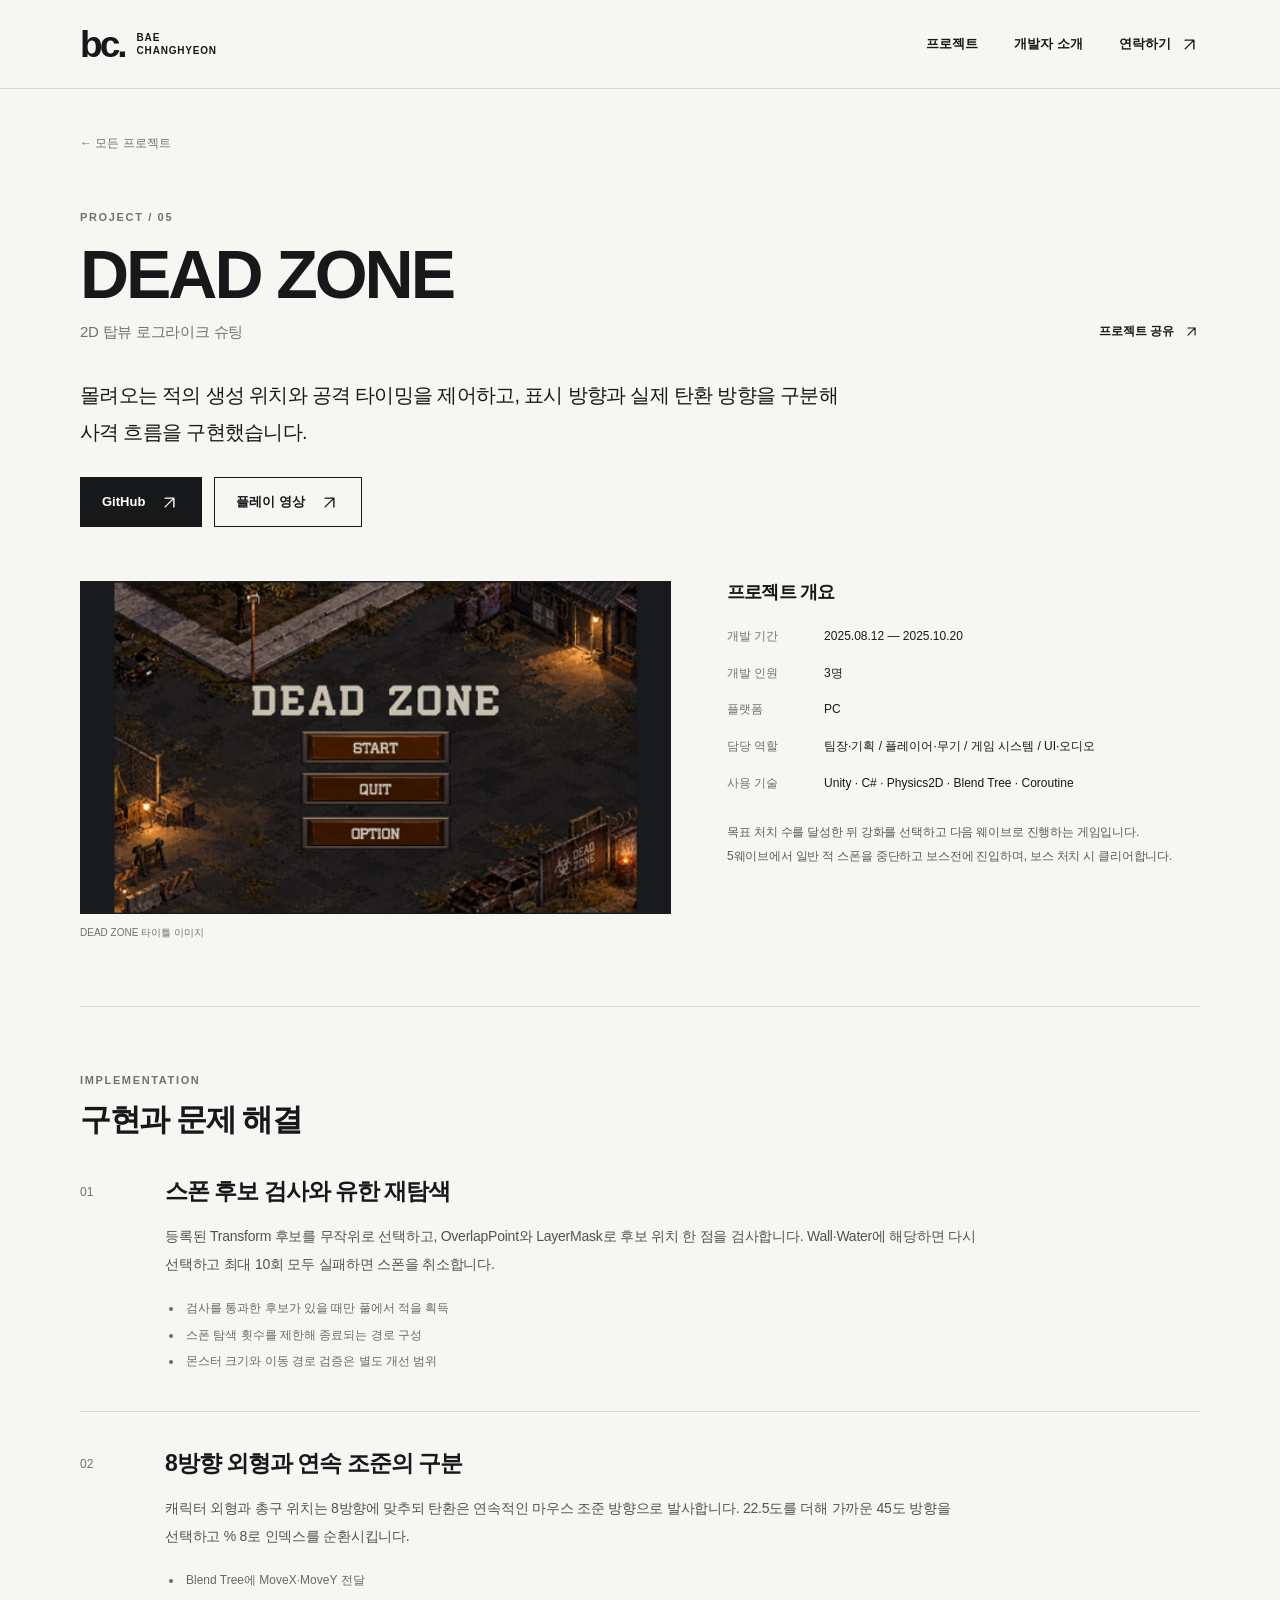
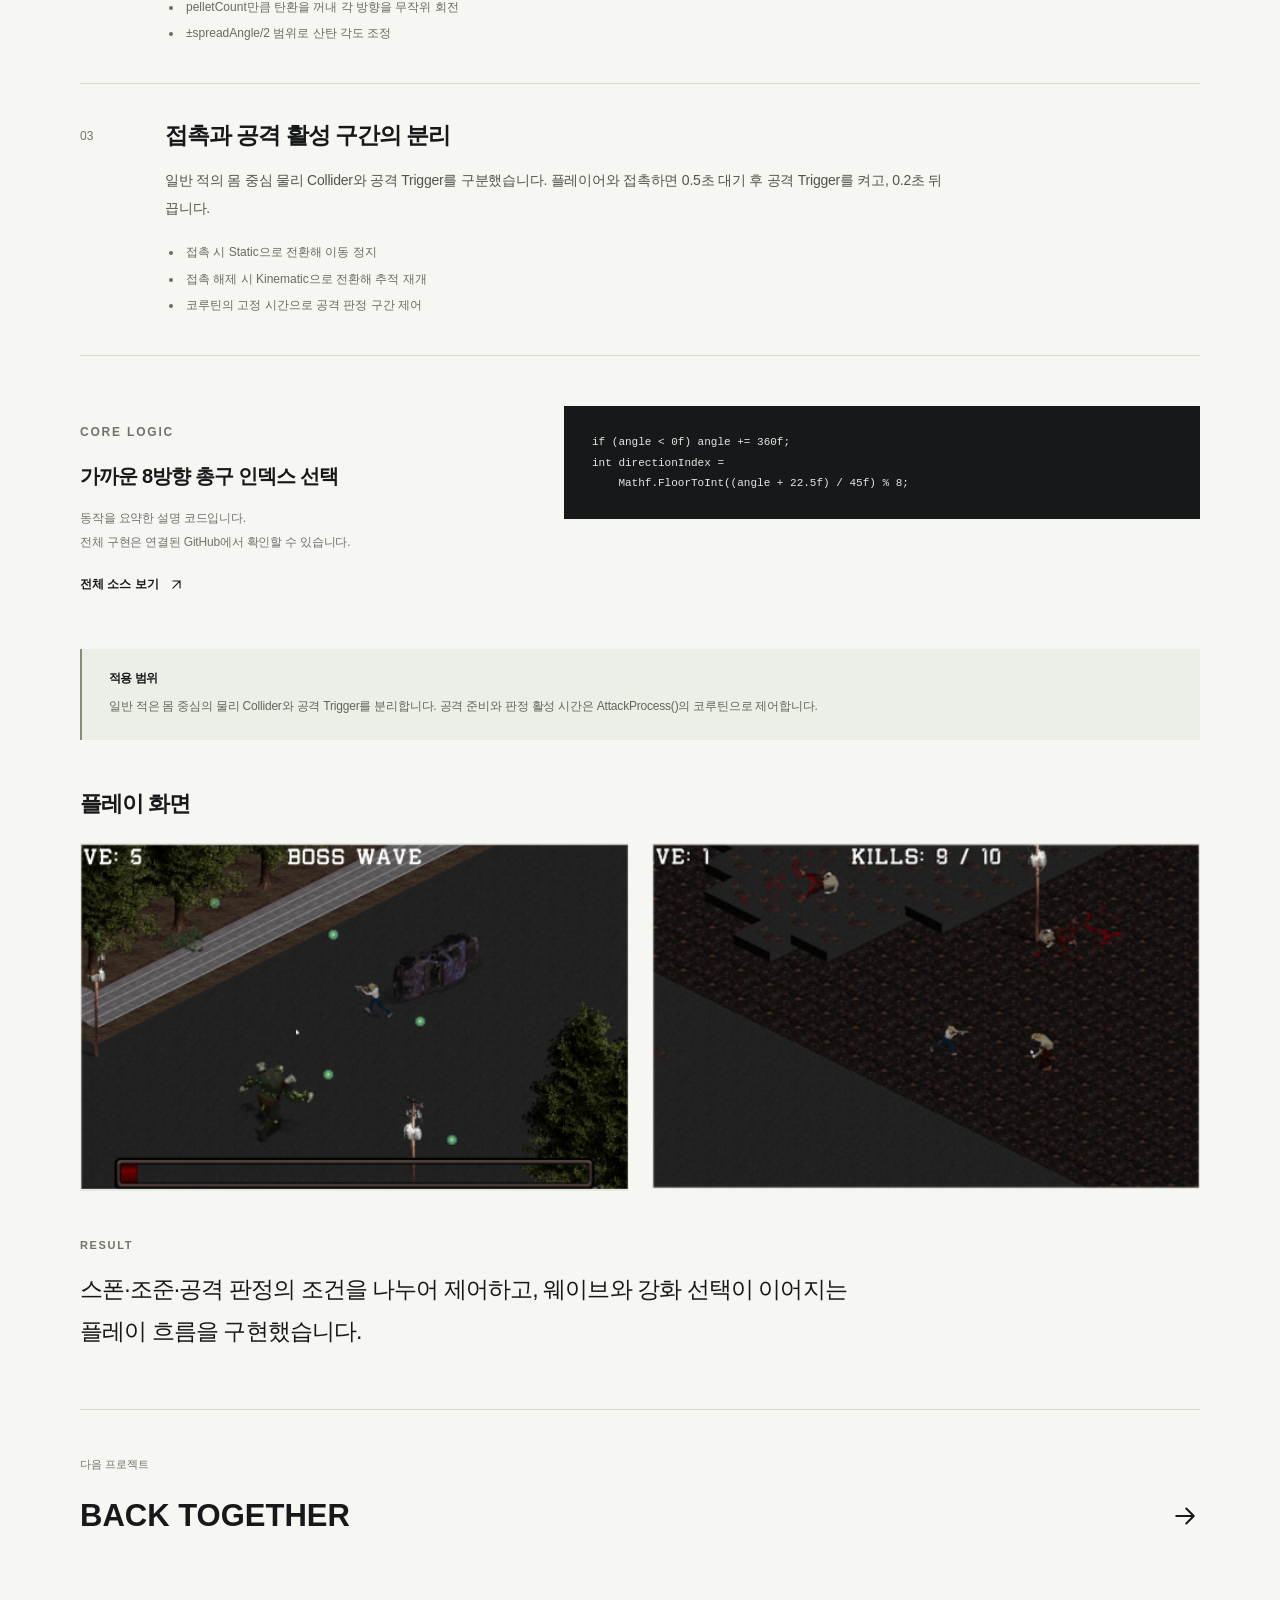
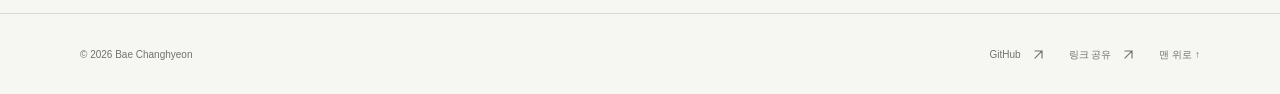
<file: dead-zone.html>
<!doctype html><html lang="ko"><head><meta charset="utf-8"><meta name="viewport" content="width=device-width,initial-scale=1"><meta name="theme-color" content="#f6f6f2"><title>DEAD ZONE | 배창현</title><meta name="description" content="스폰 후보 검증과 8방향 총구·산탄 처리를 구현하고, 접촉과 공격 판정의 시간을 분리했습니다."><link rel="canonical" href="https://hukaziroh.github.io/dead-zone.html"><meta property="og:type" content="website"><meta property="og:title" content="DEAD ZONE | 배창현"><meta property="og:description" content="스폰 후보 검증과 8방향 총구·산탄 처리를 구현하고, 접촉과 공격 판정의 시간을 분리했습니다."><meta property="og:url" content="https://hukaziroh.github.io/dead-zone.html"><meta property="og:locale" content="ko_KR"><meta property="og:image" content="https://hukaziroh.github.io/dead-zone-title.png"><meta name="twitter:card" content="summary_large_image"><link rel="icon" href="/favicon.svg" type="image/svg+xml"><link rel="stylesheet" href="/style.css"><script src="/app.js" defer></script></head><body><a class="skip-link" href="#main">본문으로 건너뛰기</a><header class="site-header"><div class="container nav-inner"><a class="wordmark" href="/" aria-label="배창현 홈페이지"><span class="monogram">bc.</span><span>BAE<br>CHANGHYEON</span></a><button class="menu-toggle" type="button" aria-expanded="false" aria-controls="main-nav" aria-label="메뉴 열기"><span></span><span></span></button><nav id="main-nav" aria-label="주요 메뉴"><a href="/#work">프로젝트</a><a href="/#about">개발자 소개</a><a class="nav-contact" href="/#contact">연락하기 <svg viewBox="0 0 24 24" aria-hidden="true"><path d="M7 17 17 7M7 7h10v10"/></svg></a></nav></div></header><main id="main" class="case-page"><section class="container case-intro" id="top"><a class="back-link" href="/#work">← 모든 프로젝트</a><div class="case-title-row"><div><p class="eyebrow">PROJECT / 05</p><h1>DEAD ZONE</h1><p class="case-category">2D 탑뷰 로그라이크 슈팅</p></div><button class="text-link" type="button" data-share>프로젝트 공유 <svg viewBox="0 0 24 24" aria-hidden="true"><path d="M7 17 17 7M7 7h10v10"/></svg></button></div><p class="case-lead">몰려오는 적의 생성 위치와 공격 타이밍을 제어하고, 표시 방향과 실제 탄환 방향을 구분해 사격 흐름을 구현했습니다.</p><div class="case-actions"><a class="button button-dark" href="https://github.com/Hukaziroh/Dead-Zone" target="_blank" rel="noopener noreferrer">GitHub<svg viewBox="0 0 24 24" aria-hidden="true"><path d="M7 17 17 7M7 7h10v10"/></svg></a><a class="button button-outline" href="https://youtu.be/VTCCBFaYVKY" target="_blank" rel="noopener noreferrer">플레이 영상<svg viewBox="0 0 24 24" aria-hidden="true"><path d="M7 17 17 7M7 7h10v10"/></svg></a></div><div class="case-overview"><figure class="case-main-image"><img src="/dead-zone-title.png" alt="DEAD ZONE 타이틀 이미지" width="449" height="284" fetchpriority="high"><figcaption>DEAD ZONE 타이틀 이미지</figcaption></figure><div class="case-facts"><h2>프로젝트 개요</h2><dl><div><dt>개발 기간</dt><dd>2025.08.12 — 2025.10.20</dd></div><div><dt>개발 인원</dt><dd>3명</dd></div><div><dt>플랫폼</dt><dd>PC</dd></div><div><dt>담당 역할</dt><dd>팀장·기획 / 플레이어·무기 / 게임 시스템 / UI·오디오</dd></div><div><dt>사용 기술</dt><dd>Unity · C# · Physics2D · Blend Tree · Coroutine</dd></div></dl><p>목표 처치 수를 달성한 뒤 강화를 선택하고 다음 웨이브로 진행하는 게임입니다. 5웨이브에서 일반 적 스폰을 중단하고 보스전에 진입하며, 보스 처치 시 클리어합니다.</p></div></div></section><section class="case-body container"><div class="case-section-heading"><p class="eyebrow">IMPLEMENTATION</p><h2>구현과 문제 해결</h2></div><div class="case-chapters"><article class="case-chapter"><span class="chapter-number">01</span><div><h3>스폰 후보 검사와 유한 재탐색</h3><p>등록된 Transform 후보를 무작위로 선택하고, OverlapPoint와 LayerMask로 후보 위치 한 점을 검사합니다. Wall·Water에 해당하면 다시 선택하고 최대 10회 모두 실패하면 스폰을 취소합니다.</p><ul><li>검사를 통과한 후보가 있을 때만 풀에서 적을 획득</li><li>스폰 탐색 횟수를 제한해 종료되는 경로 구성</li><li>몬스터 크기와 이동 경로 검증은 별도 개선 범위</li></ul></div></article><article class="case-chapter"><span class="chapter-number">02</span><div><h3>8방향 외형과 연속 조준의 구분</h3><p>캐릭터 외형과 총구 위치는 8방향에 맞추되 탄환은 연속적인 마우스 조준 방향으로 발사합니다. 22.5도를 더해 가까운 45도 방향을 선택하고 % 8로 인덱스를 순환시킵니다.</p><ul><li>Blend Tree에 MoveX·MoveY 전달</li><li>pelletCount만큼 탄환을 꺼내 각 방향을 무작위 회전</li><li>±spreadAngle/2 범위로 산탄 각도 조정</li></ul></div></article><article class="case-chapter"><span class="chapter-number">03</span><div><h3>접촉과 공격 활성 구간의 분리</h3><p>일반 적의 몸 중심 물리 Collider와 공격 Trigger를 구분했습니다. 플레이어와 접촉하면 0.5초 대기 후 공격 Trigger를 켜고, 0.2초 뒤 끕니다.</p><ul><li>접촉 시 Static으로 전환해 이동 정지</li><li>접촉 해제 시 Kinematic으로 전환해 추적 재개</li><li>코루틴의 고정 시간으로 공격 판정 구간 제어</li></ul></div></article></div><div class="code-section"><div><p class="eyebrow">CORE LOGIC</p><h3>가까운 8방향 총구 인덱스 선택</h3><p>동작을 요약한 설명 코드입니다.<br>전체 구현은 연결된 GitHub에서 확인할 수 있습니다.</p><a class="text-link" href="https://github.com/Hukaziroh/Dead-Zone" target="_blank" rel="noopener noreferrer">전체 소스 보기<svg viewBox="0 0 24 24" aria-hidden="true"><path d="M7 17 17 7M7 7h10v10"/></svg></a></div><pre><code>if (angle &lt; 0f) angle += 360f;
int directionIndex =
    Mathf.FloorToInt((angle + 22.5f) / 45f) % 8;</code></pre></div><aside class="scope-note"><h3>적용 범위</h3><p>일반 적은 몸 중심의 물리 Collider와 공격 Trigger를 분리합니다. 공격 준비와 판정 활성 시간은 AttackProcess()의 코루틴으로 제어합니다.</p></aside><section class="case-gallery"><h3>플레이 화면</h3><div><figure><a href="/dead-zone-1.png" target="_blank" rel="noopener noreferrer" aria-label="DEAD ZONE 플레이 화면 1 원본 보기"><img src="/dead-zone-1.png" alt="DEAD ZONE 플레이 화면 1" width="498" height="316" loading="lazy"></a></figure><figure><a href="/dead-zone-2.png" target="_blank" rel="noopener noreferrer" aria-label="DEAD ZONE 플레이 화면 2 원본 보기"><img src="/dead-zone-2.png" alt="DEAD ZONE 플레이 화면 2" width="449" height="284" loading="lazy"></a></figure></div></section><div class="case-result"><p class="eyebrow">RESULT</p><p>스폰·조준·공격 판정의 조건을 나누어 제어하고, 웨이브와 강화 선택이 이어지는 플레이 흐름을 구현했습니다.</p></div></section><section class="next-project container"><span>다음 프로젝트</span><a href="/back-together.html">BACK TOGETHER<svg viewBox="0 0 24 24" aria-hidden="true"><path d="M5 12h14M13 6l6 6-6 6"/></svg></a></section></main><footer class="site-footer"><div class="container footer-inner"><span>© 2026 Bae Changhyeon</span><div><a class="text-link" href="https://github.com/Hukaziroh" target="_blank" rel="noopener noreferrer">GitHub<svg viewBox="0 0 24 24" aria-hidden="true"><path d="M7 17 17 7M7 7h10v10"/></svg></a><button class="text-link" type="button" data-share>링크 공유 <svg viewBox="0 0 24 24" aria-hidden="true"><path d="M7 17 17 7M7 7h10v10"/></svg></button><a class="text-link" href="#top">맨 위로 ↑</a></div></div></footer><div id="toast" class="toast" role="status" aria-live="polite"></div></body></html>
</file>
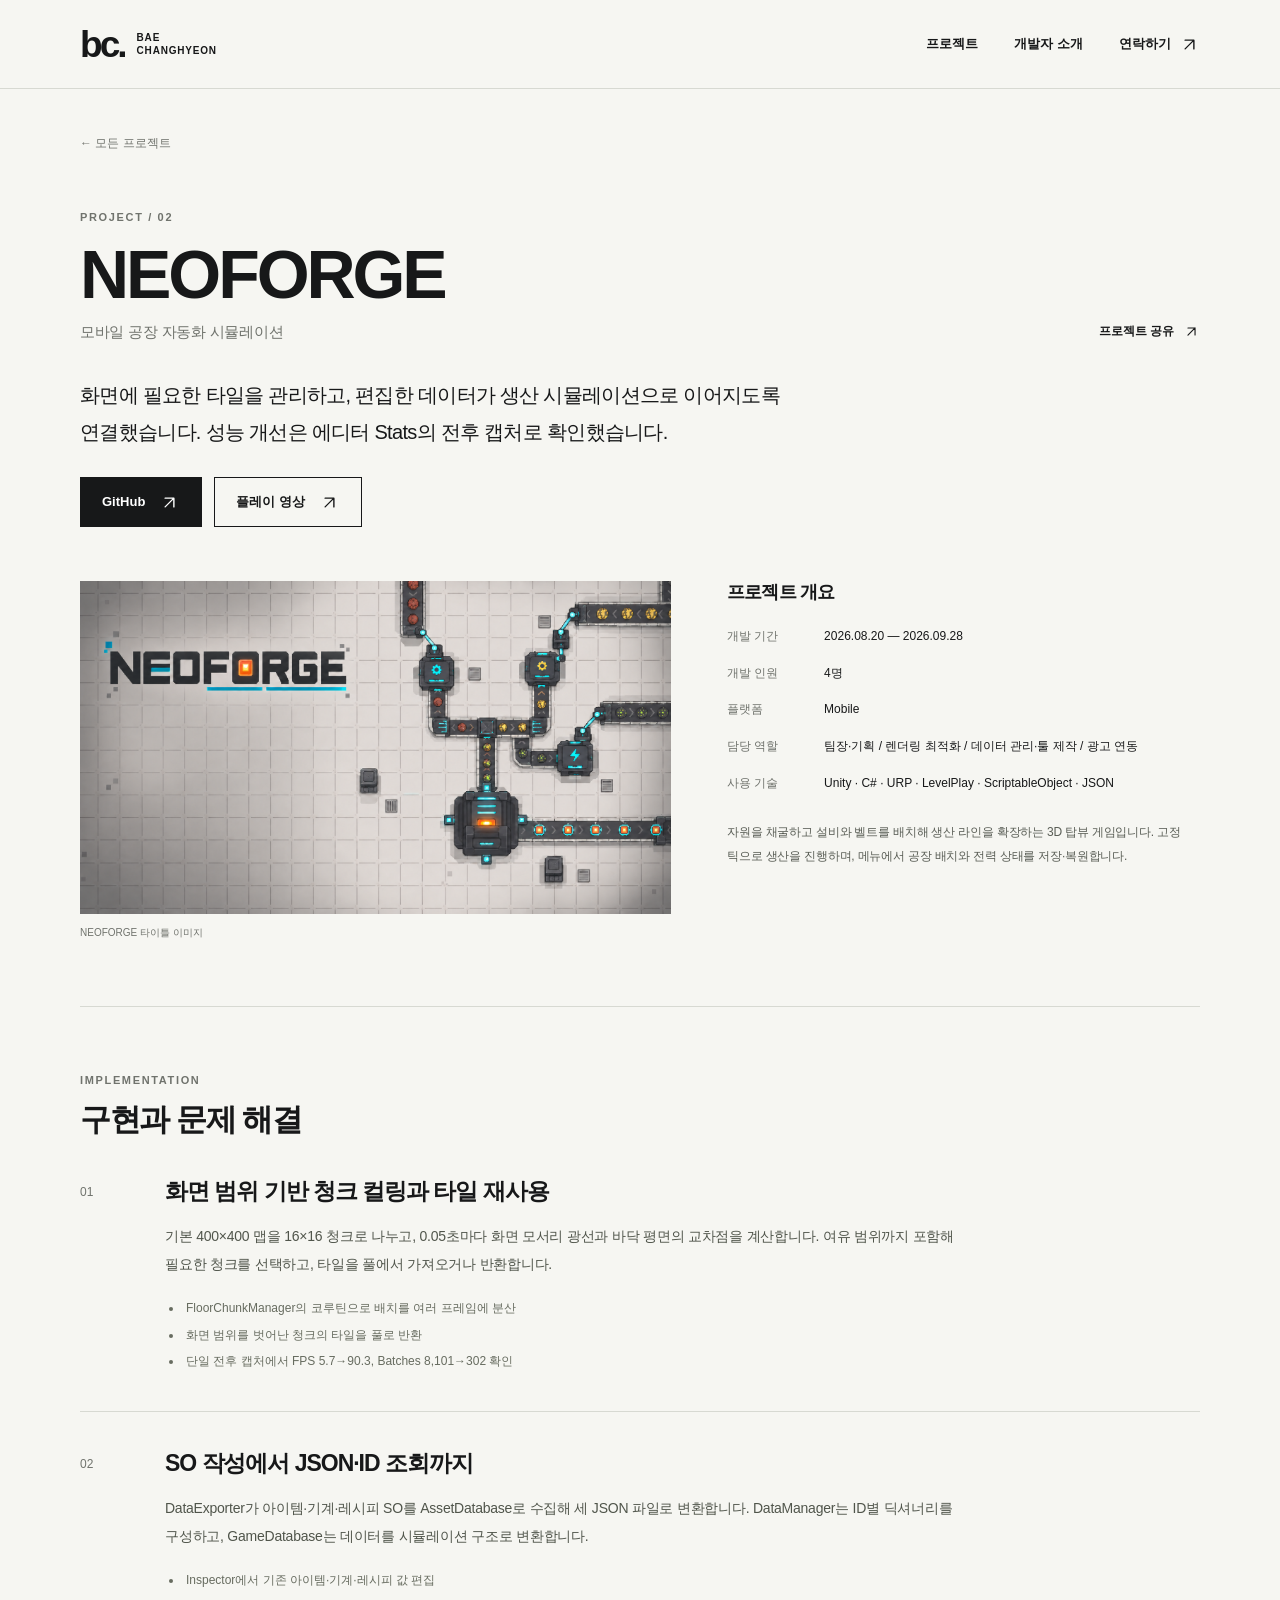
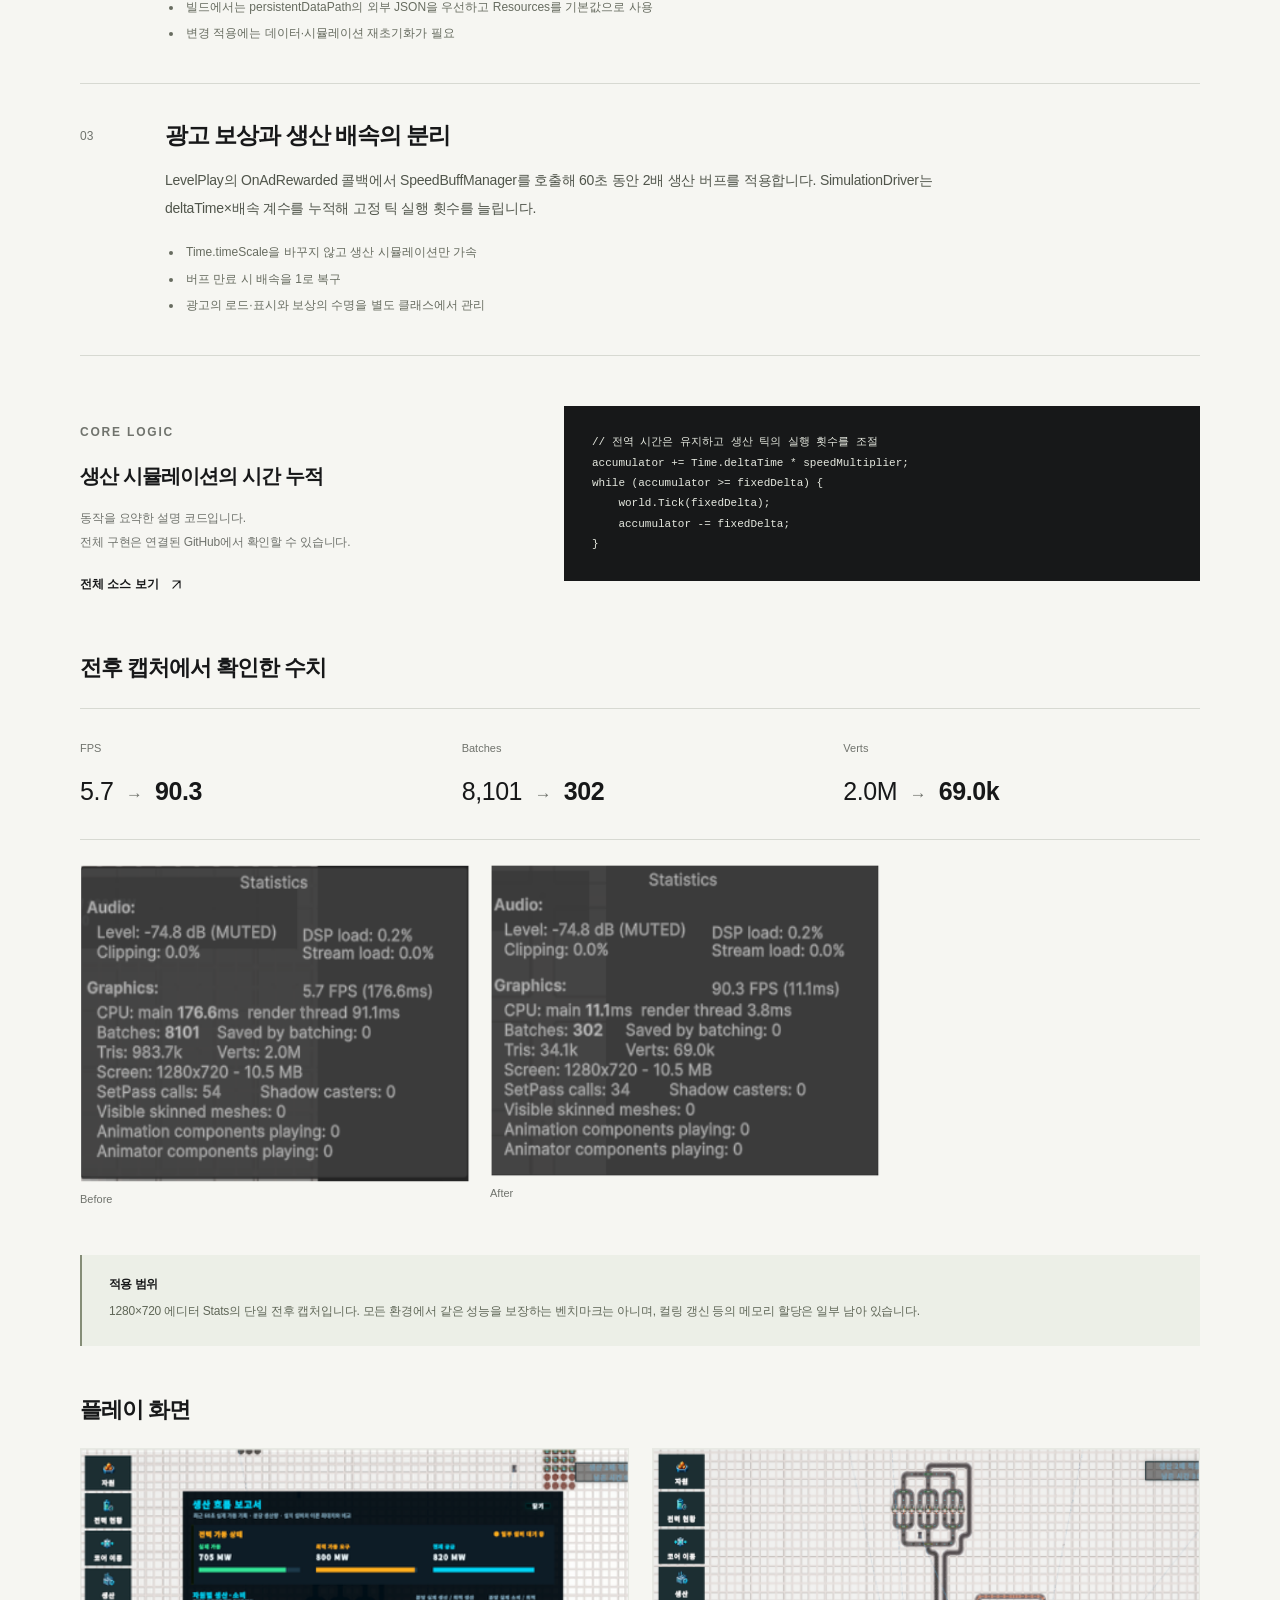
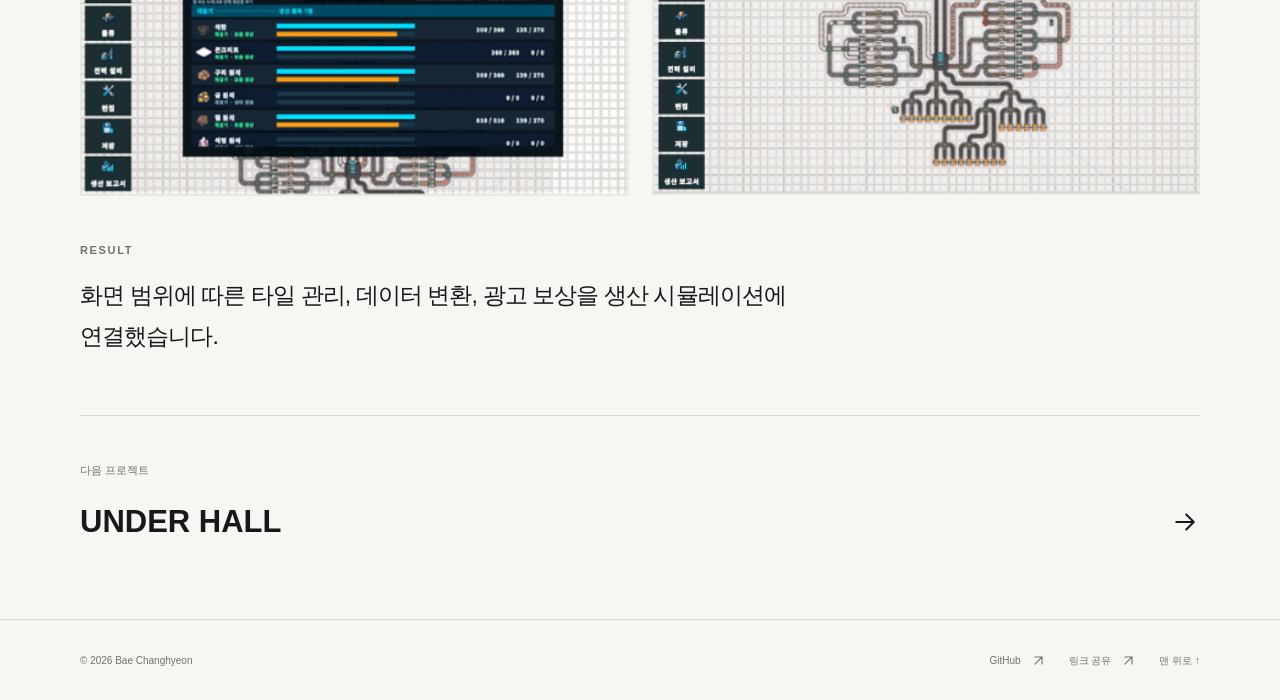
<file: neoforge.html>
<!doctype html><html lang="ko"><head><meta charset="utf-8"><meta name="viewport" content="width=device-width,initial-scale=1"><meta name="theme-color" content="#f6f6f2"><title>NEOFORGE | 배창현</title><meta name="description" content="넓은 맵을 청크 단위로 관리하고, 타일 재사용과 데이터 변환 도구로 생산 시스템을 뒷받침했습니다."><link rel="canonical" href="https://hukaziroh.github.io/neoforge.html"><meta property="og:type" content="website"><meta property="og:title" content="NEOFORGE | 배창현"><meta property="og:description" content="넓은 맵을 청크 단위로 관리하고, 타일 재사용과 데이터 변환 도구로 생산 시스템을 뒷받침했습니다."><meta property="og:url" content="https://hukaziroh.github.io/neoforge.html"><meta property="og:locale" content="ko_KR"><meta property="og:image" content="https://hukaziroh.github.io/neoforge-title.png"><meta name="twitter:card" content="summary_large_image"><link rel="icon" href="/favicon.svg" type="image/svg+xml"><link rel="stylesheet" href="/style.css"><script src="/app.js" defer></script></head><body><a class="skip-link" href="#main">본문으로 건너뛰기</a><header class="site-header"><div class="container nav-inner"><a class="wordmark" href="/" aria-label="배창현 홈페이지"><span class="monogram">bc.</span><span>BAE<br>CHANGHYEON</span></a><button class="menu-toggle" type="button" aria-expanded="false" aria-controls="main-nav" aria-label="메뉴 열기"><span></span><span></span></button><nav id="main-nav" aria-label="주요 메뉴"><a href="/#work">프로젝트</a><a href="/#about">개발자 소개</a><a class="nav-contact" href="/#contact">연락하기 <svg viewBox="0 0 24 24" aria-hidden="true"><path d="M7 17 17 7M7 7h10v10"/></svg></a></nav></div></header><main id="main" class="case-page"><section class="container case-intro" id="top"><a class="back-link" href="/#work">← 모든 프로젝트</a><div class="case-title-row"><div><p class="eyebrow">PROJECT / 02</p><h1>NEOFORGE</h1><p class="case-category">모바일 공장 자동화 시뮬레이션</p></div><button class="text-link" type="button" data-share>프로젝트 공유 <svg viewBox="0 0 24 24" aria-hidden="true"><path d="M7 17 17 7M7 7h10v10"/></svg></button></div><p class="case-lead">화면에 필요한 타일을 관리하고, 편집한 데이터가 생산 시뮬레이션으로 이어지도록 연결했습니다. 성능 개선은 에디터 Stats의 전후 캡처로 확인했습니다.</p><div class="case-actions"><a class="button button-dark" href="https://github.com/Hukaziroh/NEOFORGE" target="_blank" rel="noopener noreferrer">GitHub<svg viewBox="0 0 24 24" aria-hidden="true"><path d="M7 17 17 7M7 7h10v10"/></svg></a><a class="button button-outline" href="https://youtu.be/J22Yu4zVN50" target="_blank" rel="noopener noreferrer">플레이 영상<svg viewBox="0 0 24 24" aria-hidden="true"><path d="M7 17 17 7M7 7h10v10"/></svg></a></div><div class="case-overview"><figure class="case-main-image"><img src="/neoforge-title.png" alt="NEOFORGE 타이틀 이미지" width="1672" height="941" fetchpriority="high"><figcaption>NEOFORGE 타이틀 이미지</figcaption></figure><div class="case-facts"><h2>프로젝트 개요</h2><dl><div><dt>개발 기간</dt><dd>2026.08.20 — 2026.09.28</dd></div><div><dt>개발 인원</dt><dd>4명</dd></div><div><dt>플랫폼</dt><dd>Mobile</dd></div><div><dt>담당 역할</dt><dd>팀장·기획 / 렌더링 최적화 / 데이터 관리·툴 제작 / 광고 연동</dd></div><div><dt>사용 기술</dt><dd>Unity · C# · URP · LevelPlay · ScriptableObject · JSON</dd></div></dl><p>자원을 채굴하고 설비와 벨트를 배치해 생산 라인을 확장하는 3D 탑뷰 게임입니다. 고정 틱으로 생산을 진행하며, 메뉴에서 공장 배치와 전력 상태를 저장·복원합니다.</p></div></div></section><section class="case-body container"><div class="case-section-heading"><p class="eyebrow">IMPLEMENTATION</p><h2>구현과 문제 해결</h2></div><div class="case-chapters"><article class="case-chapter"><span class="chapter-number">01</span><div><h3>화면 범위 기반 청크 컬링과 타일 재사용</h3><p>기본 400×400 맵을 16×16 청크로 나누고, 0.05초마다 화면 모서리 광선과 바닥 평면의 교차점을 계산합니다. 여유 범위까지 포함해 필요한 청크를 선택하고, 타일을 풀에서 가져오거나 반환합니다.</p><ul><li>FloorChunkManager의 코루틴으로 배치를 여러 프레임에 분산</li><li>화면 범위를 벗어난 청크의 타일을 풀로 반환</li><li>단일 전후 캡처에서 FPS 5.7→90.3, Batches 8,101→302 확인</li></ul></div></article><article class="case-chapter"><span class="chapter-number">02</span><div><h3>SO 작성에서 JSON·ID 조회까지</h3><p>DataExporter가 아이템·기계·레시피 SO를 AssetDatabase로 수집해 세 JSON 파일로 변환합니다. DataManager는 ID별 딕셔너리를 구성하고, GameDatabase는 데이터를 시뮬레이션 구조로 변환합니다.</p><ul><li>Inspector에서 기존 아이템·기계·레시피 값 편집</li><li>빌드에서는 persistentDataPath의 외부 JSON을 우선하고 Resources를 기본값으로 사용</li><li>변경 적용에는 데이터·시뮬레이션 재초기화가 필요</li></ul></div></article><article class="case-chapter"><span class="chapter-number">03</span><div><h3>광고 보상과 생산 배속의 분리</h3><p>LevelPlay의 OnAdRewarded 콜백에서 SpeedBuffManager를 호출해 60초 동안 2배 생산 버프를 적용합니다. SimulationDriver는 deltaTime×배속 계수를 누적해 고정 틱 실행 횟수를 늘립니다.</p><ul><li>Time.timeScale을 바꾸지 않고 생산 시뮬레이션만 가속</li><li>버프 만료 시 배속을 1로 복구</li><li>광고의 로드·표시와 보상의 수명을 별도 클래스에서 관리</li></ul></div></article></div><div class="code-section"><div><p class="eyebrow">CORE LOGIC</p><h3>생산 시뮬레이션의 시간 누적</h3><p>동작을 요약한 설명 코드입니다.<br>전체 구현은 연결된 GitHub에서 확인할 수 있습니다.</p><a class="text-link" href="https://github.com/Hukaziroh/NEOFORGE" target="_blank" rel="noopener noreferrer">전체 소스 보기<svg viewBox="0 0 24 24" aria-hidden="true"><path d="M7 17 17 7M7 7h10v10"/></svg></a></div><pre><code>// 전역 시간은 유지하고 생산 틱의 실행 횟수를 조절
accumulator += Time.deltaTime * speedMultiplier;
while (accumulator &gt;= fixedDelta) {
    world.Tick(fixedDelta);
    accumulator -= fixedDelta;
}</code></pre></div><section class="performance"><h3>전후 캡처에서 확인한 수치</h3><div class="metric-row"><div><span>FPS</span><p>5.7 <small>→</small> <strong>90.3</strong></p></div><div><span>Batches</span><p>8,101 <small>→</small> <strong>302</strong></p></div><div><span>Verts</span><p>2.0M <small>→</small> <strong>69.0k</strong></p></div></div><div class="performance-images"><figure><img src="/neo-before.png" alt="개선 전 에디터 Stats 캡처" width="406" height="333" loading="lazy"><figcaption>Before</figcaption></figure><figure><img src="/neo-after.png" alt="개선 후 에디터 Stats 캡처" width="414" height="333" loading="lazy"><figcaption>After</figcaption></figure></div></section><aside class="scope-note"><h3>적용 범위</h3><p>1280×720 에디터 Stats의 단일 전후 캡처입니다. 모든 환경에서 같은 성능을 보장하는 벤치마크는 아니며, 컬링 갱신 등의 메모리 할당은 일부 남아 있습니다.</p></aside><section class="case-gallery"><h3>플레이 화면</h3><div><figure><a href="/neoforge-1.png" target="_blank" rel="noopener noreferrer" aria-label="NEOFORGE 플레이 화면 1 원본 보기"><img src="/neoforge-1.png" alt="NEOFORGE 플레이 화면 1" width="449" height="285" loading="lazy"></a></figure><figure><a href="/neoforge-2.png" target="_blank" rel="noopener noreferrer" aria-label="NEOFORGE 플레이 화면 2 원본 보기"><img src="/neoforge-2.png" alt="NEOFORGE 플레이 화면 2" width="498" height="315" loading="lazy"></a></figure></div></section><div class="case-result"><p class="eyebrow">RESULT</p><p>화면 범위에 따른 타일 관리, 데이터 변환, 광고 보상을 생산 시뮬레이션에 연결했습니다.</p></div></section><section class="next-project container"><span>다음 프로젝트</span><a href="/under-hall.html">UNDER HALL<svg viewBox="0 0 24 24" aria-hidden="true"><path d="M5 12h14M13 6l6 6-6 6"/></svg></a></section></main><footer class="site-footer"><div class="container footer-inner"><span>© 2026 Bae Changhyeon</span><div><a class="text-link" href="https://github.com/Hukaziroh" target="_blank" rel="noopener noreferrer">GitHub<svg viewBox="0 0 24 24" aria-hidden="true"><path d="M7 17 17 7M7 7h10v10"/></svg></a><button class="text-link" type="button" data-share>링크 공유 <svg viewBox="0 0 24 24" aria-hidden="true"><path d="M7 17 17 7M7 7h10v10"/></svg></button><a class="text-link" href="#top">맨 위로 ↑</a></div></div></footer><div id="toast" class="toast" role="status" aria-live="polite"></div></body></html>
</file>
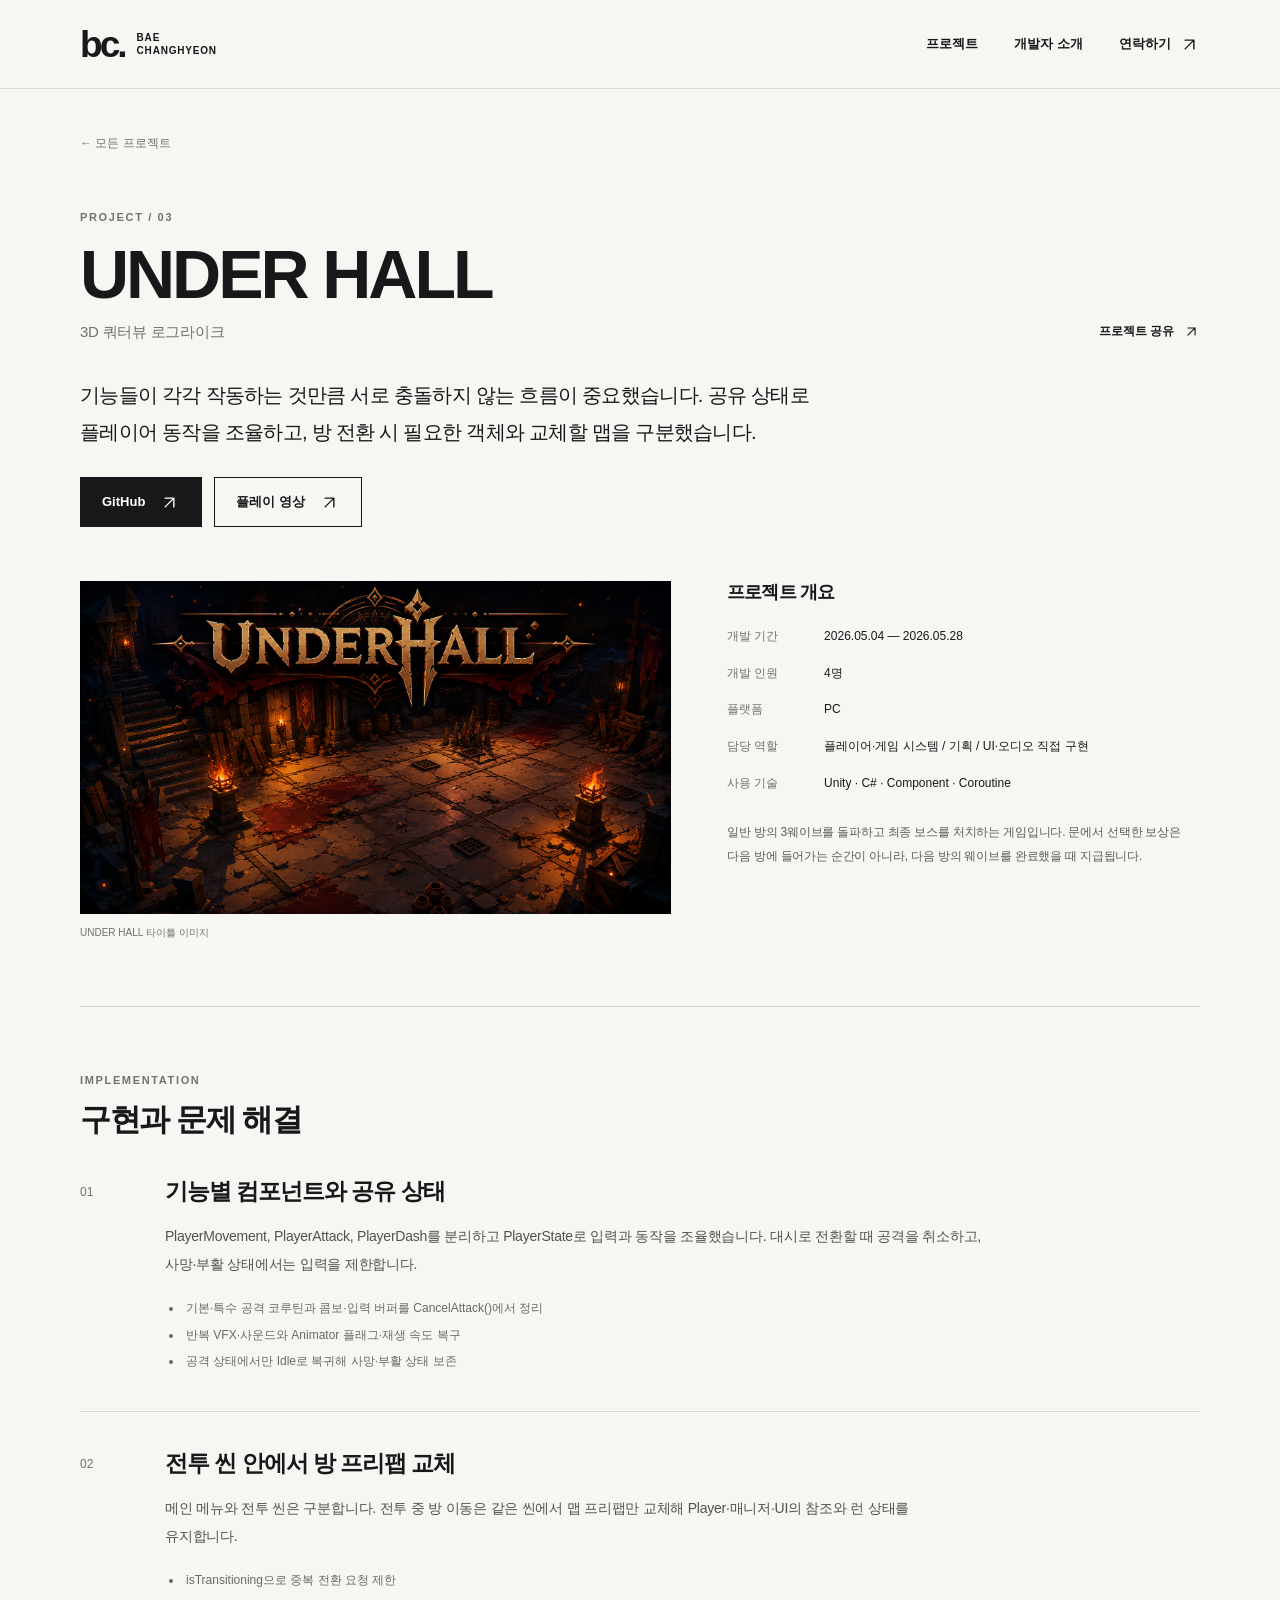
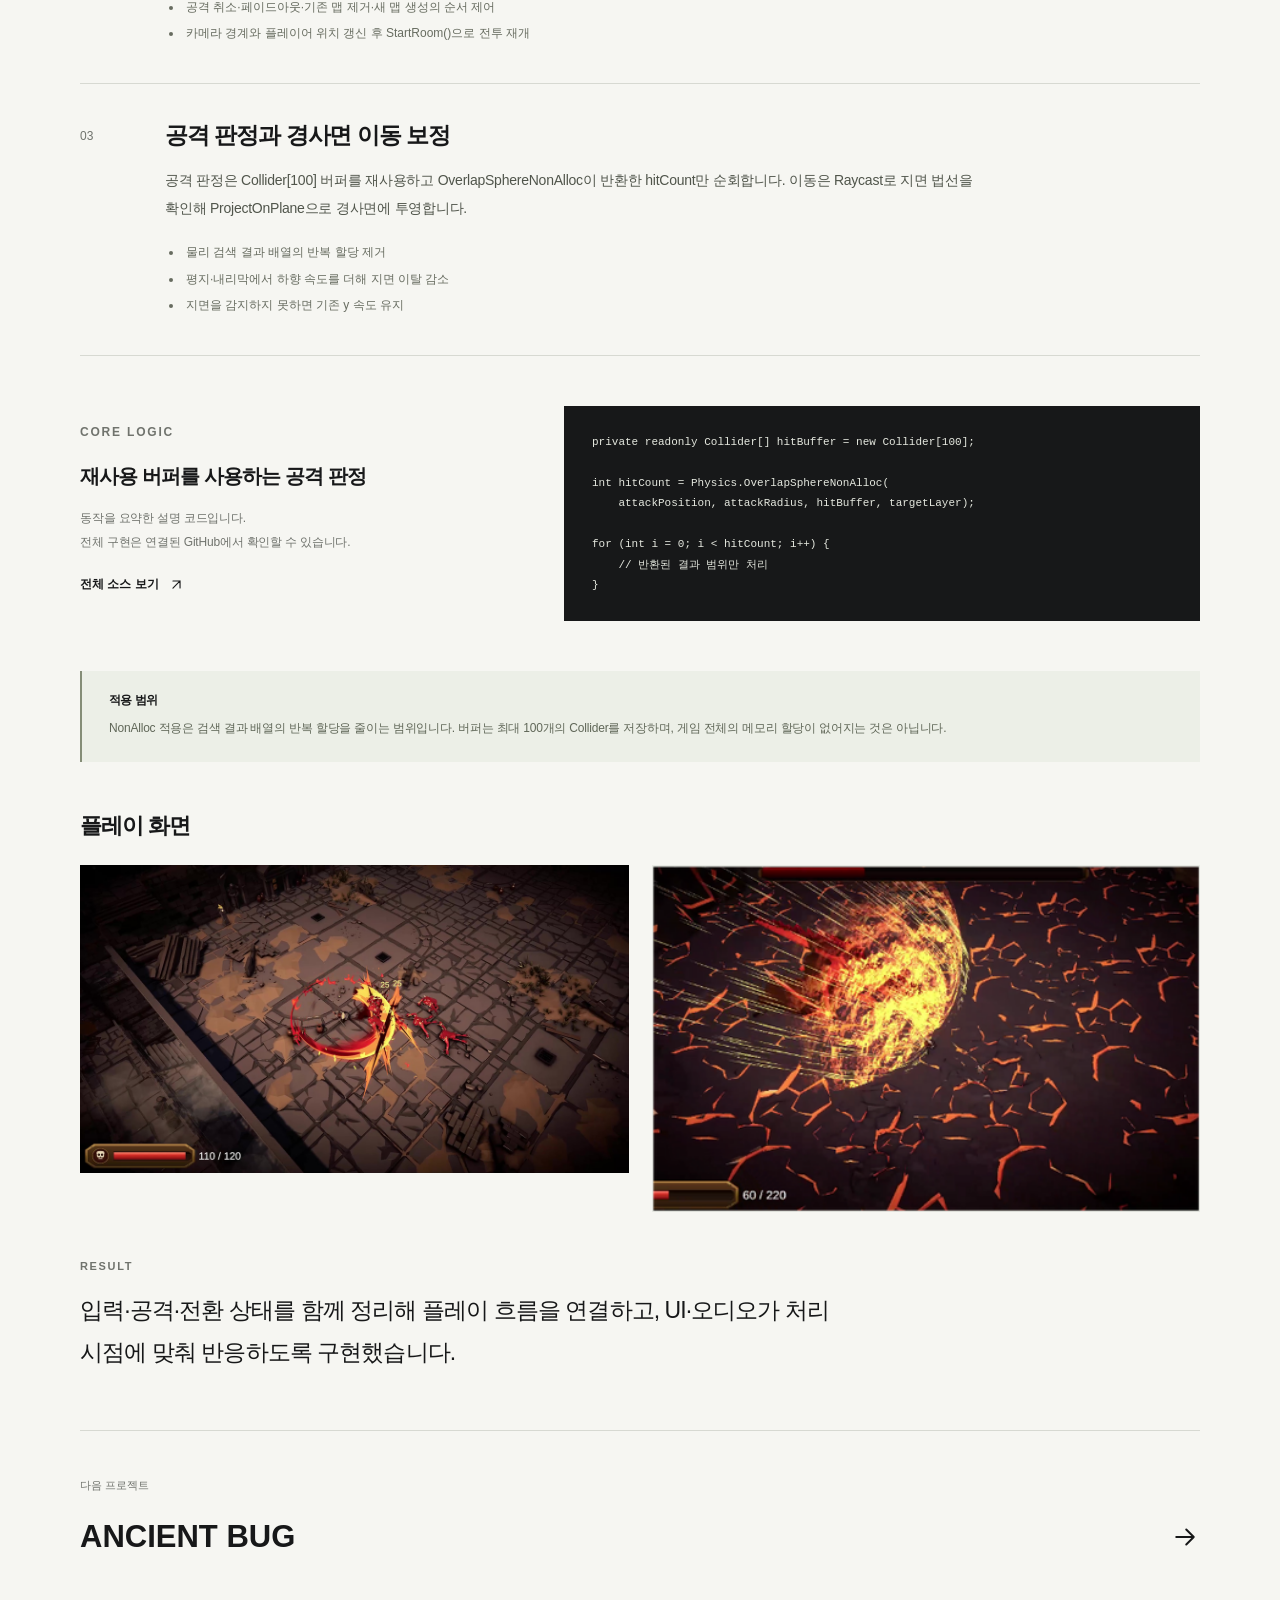
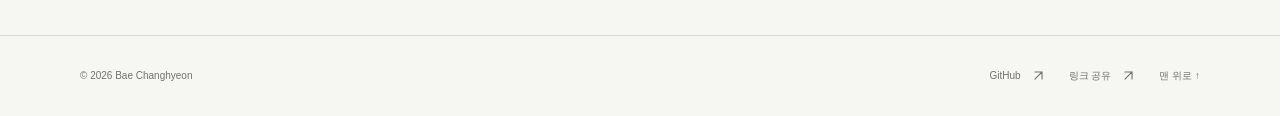
<file: under-hall.html>
<!doctype html><html lang="ko"><head><meta charset="utf-8"><meta name="viewport" content="width=device-width,initial-scale=1"><meta name="theme-color" content="#f6f6f2"><title>UNDER HALL | 배창현</title><meta name="description" content="이동·공격·대시를 컴포넌트로 분리하고, 상태 전환과 방 이동에서 남는 동작을 정리했습니다."><link rel="canonical" href="https://hukaziroh.github.io/under-hall.html"><meta property="og:type" content="website"><meta property="og:title" content="UNDER HALL | 배창현"><meta property="og:description" content="이동·공격·대시를 컴포넌트로 분리하고, 상태 전환과 방 이동에서 남는 동작을 정리했습니다."><meta property="og:url" content="https://hukaziroh.github.io/under-hall.html"><meta property="og:locale" content="ko_KR"><meta property="og:image" content="https://hukaziroh.github.io/under-hall-title.png"><meta name="twitter:card" content="summary_large_image"><link rel="icon" href="/favicon.svg" type="image/svg+xml"><link rel="stylesheet" href="/style.css"><script src="/app.js" defer></script></head><body><a class="skip-link" href="#main">본문으로 건너뛰기</a><header class="site-header"><div class="container nav-inner"><a class="wordmark" href="/" aria-label="배창현 홈페이지"><span class="monogram">bc.</span><span>BAE<br>CHANGHYEON</span></a><button class="menu-toggle" type="button" aria-expanded="false" aria-controls="main-nav" aria-label="메뉴 열기"><span></span><span></span></button><nav id="main-nav" aria-label="주요 메뉴"><a href="/#work">프로젝트</a><a href="/#about">개발자 소개</a><a class="nav-contact" href="/#contact">연락하기 <svg viewBox="0 0 24 24" aria-hidden="true"><path d="M7 17 17 7M7 7h10v10"/></svg></a></nav></div></header><main id="main" class="case-page"><section class="container case-intro" id="top"><a class="back-link" href="/#work">← 모든 프로젝트</a><div class="case-title-row"><div><p class="eyebrow">PROJECT / 03</p><h1>UNDER HALL</h1><p class="case-category">3D 쿼터뷰 로그라이크</p></div><button class="text-link" type="button" data-share>프로젝트 공유 <svg viewBox="0 0 24 24" aria-hidden="true"><path d="M7 17 17 7M7 7h10v10"/></svg></button></div><p class="case-lead">기능들이 각각 작동하는 것만큼 서로 충돌하지 않는 흐름이 중요했습니다. 공유 상태로 플레이어 동작을 조율하고, 방 전환 시 필요한 객체와 교체할 맵을 구분했습니다.</p><div class="case-actions"><a class="button button-dark" href="https://github.com/Hukaziroh/UnderHall" target="_blank" rel="noopener noreferrer">GitHub<svg viewBox="0 0 24 24" aria-hidden="true"><path d="M7 17 17 7M7 7h10v10"/></svg></a><a class="button button-outline" href="https://youtu.be/vsww1RS2NX8" target="_blank" rel="noopener noreferrer">플레이 영상<svg viewBox="0 0 24 24" aria-hidden="true"><path d="M7 17 17 7M7 7h10v10"/></svg></a></div><div class="case-overview"><figure class="case-main-image"><img src="/under-hall-title.png" alt="UNDER HALL 타이틀 이미지" width="1672" height="941" fetchpriority="high"><figcaption>UNDER HALL 타이틀 이미지</figcaption></figure><div class="case-facts"><h2>프로젝트 개요</h2><dl><div><dt>개발 기간</dt><dd>2026.05.04 — 2026.05.28</dd></div><div><dt>개발 인원</dt><dd>4명</dd></div><div><dt>플랫폼</dt><dd>PC</dd></div><div><dt>담당 역할</dt><dd>플레이어·게임 시스템 / 기획 / UI·오디오 직접 구현</dd></div><div><dt>사용 기술</dt><dd>Unity · C# · Component · Coroutine</dd></div></dl><p>일반 방의 3웨이브를 돌파하고 최종 보스를 처치하는 게임입니다. 문에서 선택한 보상은 다음 방에 들어가는 순간이 아니라, 다음 방의 웨이브를 완료했을 때 지급됩니다.</p></div></div></section><section class="case-body container"><div class="case-section-heading"><p class="eyebrow">IMPLEMENTATION</p><h2>구현과 문제 해결</h2></div><div class="case-chapters"><article class="case-chapter"><span class="chapter-number">01</span><div><h3>기능별 컴포넌트와 공유 상태</h3><p>PlayerMovement, PlayerAttack, PlayerDash를 분리하고 PlayerState로 입력과 동작을 조율했습니다. 대시로 전환할 때 공격을 취소하고, 사망·부활 상태에서는 입력을 제한합니다.</p><ul><li>기본·특수 공격 코루틴과 콤보·입력 버퍼를 CancelAttack()에서 정리</li><li>반복 VFX·사운드와 Animator 플래그·재생 속도 복구</li><li>공격 상태에서만 Idle로 복귀해 사망·부활 상태 보존</li></ul></div></article><article class="case-chapter"><span class="chapter-number">02</span><div><h3>전투 씬 안에서 방 프리팹 교체</h3><p>메인 메뉴와 전투 씬은 구분합니다. 전투 중 방 이동은 같은 씬에서 맵 프리팹만 교체해 Player·매니저·UI의 참조와 런 상태를 유지합니다.</p><ul><li>isTransitioning으로 중복 전환 요청 제한</li><li>공격 취소·페이드아웃·기존 맵 제거·새 맵 생성의 순서 제어</li><li>카메라 경계와 플레이어 위치 갱신 후 StartRoom()으로 전투 재개</li></ul></div></article><article class="case-chapter"><span class="chapter-number">03</span><div><h3>공격 판정과 경사면 이동 보정</h3><p>공격 판정은 Collider[100] 버퍼를 재사용하고 OverlapSphereNonAlloc이 반환한 hitCount만 순회합니다. 이동은 Raycast로 지면 법선을 확인해 ProjectOnPlane으로 경사면에 투영합니다.</p><ul><li>물리 검색 결과 배열의 반복 할당 제거</li><li>평지·내리막에서 하향 속도를 더해 지면 이탈 감소</li><li>지면을 감지하지 못하면 기존 y 속도 유지</li></ul></div></article></div><div class="code-section"><div><p class="eyebrow">CORE LOGIC</p><h3>재사용 버퍼를 사용하는 공격 판정</h3><p>동작을 요약한 설명 코드입니다.<br>전체 구현은 연결된 GitHub에서 확인할 수 있습니다.</p><a class="text-link" href="https://github.com/Hukaziroh/UnderHall" target="_blank" rel="noopener noreferrer">전체 소스 보기<svg viewBox="0 0 24 24" aria-hidden="true"><path d="M7 17 17 7M7 7h10v10"/></svg></a></div><pre><code>private readonly Collider[] hitBuffer = new Collider[100];

int hitCount = Physics.OverlapSphereNonAlloc(
    attackPosition, attackRadius, hitBuffer, targetLayer);

for (int i = 0; i &lt; hitCount; i++) {
    // 반환된 결과 범위만 처리
}</code></pre></div><aside class="scope-note"><h3>적용 범위</h3><p>NonAlloc 적용은 검색 결과 배열의 반복 할당을 줄이는 범위입니다. 버퍼는 최대 100개의 Collider를 저장하며, 게임 전체의 메모리 할당이 없어지는 것은 아닙니다.</p></aside><section class="case-gallery"><h3>플레이 화면</h3><div><figure><a href="/under-hall-1.png" target="_blank" rel="noopener noreferrer" aria-label="UNDER HALL 플레이 화면 1 원본 보기"><img src="/under-hall-1.png" alt="UNDER HALL 플레이 화면 1" width="1152" height="648" loading="lazy"></a></figure><figure><a href="/under-hall-3.png" target="_blank" rel="noopener noreferrer" aria-label="UNDER HALL 플레이 화면 2 원본 보기"><img src="/under-hall-3.png" alt="UNDER HALL 플레이 화면 2" width="449" height="284" loading="lazy"></a></figure></div></section><div class="case-result"><p class="eyebrow">RESULT</p><p>입력·공격·전환 상태를 함께 정리해 플레이 흐름을 연결하고, UI·오디오가 처리 시점에 맞춰 반응하도록 구현했습니다.</p></div></section><section class="next-project container"><span>다음 프로젝트</span><a href="/ancient-bug.html">ANCIENT BUG<svg viewBox="0 0 24 24" aria-hidden="true"><path d="M5 12h14M13 6l6 6-6 6"/></svg></a></section></main><footer class="site-footer"><div class="container footer-inner"><span>© 2026 Bae Changhyeon</span><div><a class="text-link" href="https://github.com/Hukaziroh" target="_blank" rel="noopener noreferrer">GitHub<svg viewBox="0 0 24 24" aria-hidden="true"><path d="M7 17 17 7M7 7h10v10"/></svg></a><button class="text-link" type="button" data-share>링크 공유 <svg viewBox="0 0 24 24" aria-hidden="true"><path d="M7 17 17 7M7 7h10v10"/></svg></button><a class="text-link" href="#top">맨 위로 ↑</a></div></div></footer><div id="toast" class="toast" role="status" aria-live="polite"></div></body></html>
</file>
<file: style.css>
:root{--bg:#f6f6f2;--ink:#171819;--muted:#70736d;--line:#d7d9d2;--white:#fff;--soft:#eceee7;--font:"Noto Sans KR","Apple SD Gothic Neo","Malgun Gothic",Arial,sans-serif}
*{box-sizing:border-box}html{scroll-behavior:smooth;scroll-padding-top:94px}body{margin:0;background:var(--bg);color:var(--ink);font-family:var(--font);font-size:15px;line-height:1.75;word-break:keep-all;overflow-wrap:break-word}a{color:inherit;text-decoration:none}button{font:inherit;color:inherit;cursor:pointer}button,a{-webkit-tap-highlight-color:transparent}button{border:0;background:none}img{max-width:100%;display:block}svg{width:21px;height:21px;fill:none;stroke:currentColor;stroke-width:1.6;stroke-linecap:round;stroke-linejoin:round;flex:none}h1,h2,h3,p,figure{margin:0}h1,h2,h3{line-height:1.3;letter-spacing:-.045em}h2{font-size:42px;font-weight:750}h3{font-size:26px;font-weight:700}p{letter-spacing:-.017em}.container{width:min(1120px,calc(100% - 80px));margin:0 auto}.section-space{padding-top:110px;padding-bottom:110px}.eyebrow{font-family:Arial,sans-serif;font-size:11px;font-weight:700;letter-spacing:.15em;color:var(--muted);line-height:1.6}.sr-only{position:absolute;width:1px;height:1px;padding:0;margin:-1px;overflow:hidden;clip:rect(0,0,0,0);white-space:nowrap;border:0}.skip-link{position:fixed;top:-80px;left:20px;z-index:20;background:var(--ink);color:white;padding:14px 20px}.skip-link:focus{top:12px}:focus-visible{outline:2px solid var(--ink);outline-offset:5px}.site-header{position:sticky;top:0;z-index:10;background:rgba(246,246,242,.96);backdrop-filter:blur(14px);border-bottom:1px solid var(--line)}.nav-inner{height:88px;display:flex;align-items:center;justify-content:space-between}.wordmark{display:flex;align-items:center;gap:12px;font-family:Arial,sans-serif;font-size:10px;line-height:1.35;font-weight:700;letter-spacing:.08em}.monogram{font-size:37px;font-weight:800;letter-spacing:-.08em;line-height:1}.site-header nav{display:flex;align-items:center;gap:36px;font-size:13px;font-weight:600}.nav-contact{display:flex;align-items:center;gap:8px}.menu-toggle{display:none}.hero{padding:92px 0 84px;display:grid;grid-template-columns:1.45fr 1fr;gap:78px;align-items:center}.hero .eyebrow{display:flex;align-items:center;gap:9px}.small-square{width:6px;height:6px;background:var(--ink);display:inline-block}.hero h1{font-size:clamp(38px,4.7vw,65px);font-weight:800;line-height:1.2;letter-spacing:-.065em;margin:26px 0 26px}.hero-name{font-size:23px;font-weight:700;display:flex;align-items:baseline;gap:15px}.hero-name span{font-family:Arial,sans-serif;font-weight:400;font-size:14px;color:var(--muted);letter-spacing:0}.hero-description{font-size:15px;color:#575a54;max-width:495px;margin-top:14px;line-height:1.95}.hero-actions{display:flex;gap:11px;margin-top:28px;flex-wrap:wrap}.button{display:inline-flex;align-items:center;justify-content:center;gap:14px;padding:13px 21px;font-size:13px;font-weight:600;min-height:49px;border:1px solid var(--ink);transition:background .2s,color .2s,transform .2s}.button:hover{transform:translateY(-2px)}.button-dark{background:var(--ink);color:white}.button-dark:hover{background:#353830}.button-outline{background:transparent}.button-outline:hover{background:white}.hero-footnote{font-size:11px;color:var(--muted);margin-top:23px}.portrait-wrap{background:#eaede5;border:1px solid var(--line);max-width:362px;justify-self:end;width:100%;position:relative}.portrait-top,.portrait-bottom{display:flex;justify-content:space-between;font-family:Arial,sans-serif;font-size:9px;font-weight:600;letter-spacing:.12em;padding:18px 19px}.portrait{height:350px;width:100%;object-fit:contain;object-position:center bottom;filter:grayscale(1);padding:0 22px}.portrait-bottom{background:var(--ink);color:white;flex-direction:column;gap:4px;padding:18px 20px;letter-spacing:.1em}.portrait-bottom span:first-child{font-size:12px}.portrait-bottom span:last-child{font-weight:400;font-size:10px;color:#bdc0b7;letter-spacing:.02em}.skill-rail{border-top:1px solid var(--line);border-bottom:1px solid var(--line)}.skill-rail .container{display:flex;align-items:center;justify-content:space-between;gap:20px;padding-top:23px;padding-bottom:23px;font-family:Arial,sans-serif;font-size:14px;font-weight:600;flex-wrap:wrap}.skill-rail .rail-label{font-size:9px;letter-spacing:.12em;color:var(--muted);font-weight:700;margin-right:12px}.section-heading{display:flex;align-items:flex-end;justify-content:space-between;gap:30px}.section-heading h2{margin-top:14px}.section-count{font-family:Arial,sans-serif;font-size:15px;font-weight:400;vertical-align:top;letter-spacing:0;margin-left:12px;color:var(--muted);display:inline-block;padding-top:7px}.section-heading>p{font-size:13px;color:var(--muted);line-height:1.9}.project-row{display:grid;grid-template-columns:1fr 1.07fr;gap:72px;align-items:center;padding:50px 0;border-bottom:1px solid var(--line)}.project-meta{display:flex;align-items:center;gap:15px;color:var(--muted);font-family:Arial,sans-serif;font-size:10px;letter-spacing:.06em}.project-number{color:var(--ink);font-size:12px;border-bottom:1px solid var(--ink);padding-bottom:2px}.project-copy h3{font-family:Arial,sans-serif;font-size:33px;letter-spacing:-.035em;margin-top:18px}.project-copy h3 a:hover{opacity:.65}.project-category{font-size:12px;color:var(--muted);margin-top:4px}.project-summary{margin-top:19px;max-width:410px;line-height:1.95;font-size:14px;color:#4a4e47}.project-tools{font-family:Arial,var(--font);font-size:10px;color:var(--muted);margin-top:19px;letter-spacing:.015em}.project-tools span{padding:0 4px}.project-actions{display:flex;gap:22px;align-items:center;margin-top:24px;flex-wrap:wrap}.text-link{display:inline-flex;align-items:center;gap:9px;font-size:12px;font-weight:600;padding:0;min-height:28px;transition:opacity .2s}.text-link:hover{opacity:.6}.text-link svg{width:17px;height:17px}.project-detail{font-weight:700}.project-image{display:block;overflow:hidden;background:#e7e9e3}.project-image>img{width:100%;aspect-ratio:16/9;object-fit:contain;height:auto;background:#181a1d;transition:opacity .25s}.project-image:hover>img{opacity:.94}.image-caption{display:flex;align-items:center;justify-content:space-between;background:var(--ink);color:white;padding:12px 16px;font-family:Arial,sans-serif;font-size:10px;letter-spacing:.07em}.image-caption svg{width:17px;height:17px}.about-section{background:#ebeee7}.about-layout{display:grid;grid-template-columns:1fr 1.4fr;gap:100px}.about-heading h2{font-size:36px;margin:17px 0 24px;line-height:1.45}.about-heading>p:last-child{font-size:12px;color:var(--muted);line-height:1.95}.about-content>p{font-size:14px;line-height:2.05;color:#555950;margin-top:19px}.about-content .about-lead{font-size:19px;font-weight:600;color:var(--ink);margin-top:0;line-height:1.65;letter-spacing:-.04em}.education{margin-top:36px;border-top:1px solid #c9cec1;padding-top:22px}.education h3{font-size:13px;margin-bottom:19px}.education-row{display:grid;grid-template-columns:145px 1fr;gap:15px;align-items:start;margin-top:16px;font-size:12px}.education-row time{font-family:Arial,sans-serif;color:var(--muted);font-size:11px;padding-top:2px}.education-row strong{font-weight:600}.education-row span{font-size:11px;color:var(--muted);display:block;margin-top:2px}.about-links{display:flex;gap:27px;margin-top:28px}.contact-section .eyebrow{margin-bottom:20px}.contact-layout{display:grid;grid-template-columns:1.1fr 1fr;gap:80px}.contact-layout h2{font-size:36px;line-height:1.45}.contact-layout p{font-size:13px;color:var(--muted);line-height:1.95}.contact-email{display:flex;align-items:center;gap:15px;font-family:Arial,sans-serif;font-size:25px;letter-spacing:-.035em;margin-top:21px;font-weight:600}.contact-email:hover{opacity:.65}.contact-actions{display:flex;gap:11px;margin-top:26px}.site-footer{border-top:1px solid var(--line)}.footer-inner{display:flex;justify-content:space-between;align-items:center;padding-top:26px;padding-bottom:26px;font-size:10px;color:var(--muted);font-family:Arial,sans-serif}.footer-inner>div{display:flex;gap:22px}.footer-inner .text-link{font-size:10px;font-weight:400}.toast{position:fixed;bottom:25px;left:50%;transform:translate(-50%,20px);background:var(--ink);color:white;padding:12px 22px;font-size:12px;z-index:30;opacity:0;pointer-events:none;transition:opacity .2s,transform .2s;max-width:calc(100% - 32px);text-align:center}.toast.is-visible{opacity:1;transform:translate(-50%,0)}.case-intro{padding-top:40px}.back-link{display:inline-block;font-size:12px;color:var(--muted);margin-bottom:55px}.case-title-row{display:flex;align-items:flex-end;justify-content:space-between;gap:20px}.case-title-row h1{font-family:Arial,var(--font);font-size:68px;letter-spacing:-.045em;margin:10px 0 8px;line-height:1.1}.case-category{font-size:15px;color:var(--muted)}.case-lead{font-size:20px;max-width:760px;margin-top:31px;line-height:1.85;letter-spacing:-.035em}.case-actions{display:flex;gap:12px;flex-wrap:wrap;margin-top:26px}.case-status{font-size:11px;color:var(--muted);margin-top:15px}.case-overview{display:grid;grid-template-columns:1.25fr 1fr;gap:56px;margin-top:54px;align-items:start;padding-bottom:65px;border-bottom:1px solid var(--line)}.case-main-image img{width:100%;height:auto;aspect-ratio:16/9;object-fit:contain;background:#181a1d}.case-main-image figcaption{font-size:10px;color:var(--muted);margin-top:10px}.case-facts h2{font-size:18px;margin-bottom:20px}.case-facts dl{margin:0;display:grid;gap:14px}.case-facts dl>div{display:grid;grid-template-columns:82px 1fr;gap:15px;font-size:12px;line-height:1.9}.case-facts dt{color:var(--muted)}.case-facts dd{margin:0}.case-facts>p{font-size:12px;line-height:2;color:#595d55;margin-top:25px}.case-body{padding-top:65px}.case-section-heading h2{font-size:31px;margin-top:10px}.case-chapter{display:grid;grid-template-columns:55px 1fr;gap:30px;padding:37px 0;border-bottom:1px solid var(--line)}.chapter-number{font-family:Arial,sans-serif;font-size:12px;color:var(--muted);padding-top:5px}.case-chapter h3{font-size:23px}.case-chapter p{max-width:820px;font-size:14px;line-height:2;margin-top:15px;color:#50554b}.case-chapter ul{margin:17px 0 0;padding-left:18px;color:#676c60;font-size:12px;line-height:2.2}.case-chapter li{padding-left:3px}.code-section{display:grid;grid-template-columns:.8fr 1.2fr;gap:60px;align-items:start;padding:50px 0}.code-section h3{font-size:20px;margin-top:10px;line-height:1.6}.code-section p{font-size:12px;color:var(--muted);line-height:2;margin:14px 0 16px}pre{padding:26px 28px;background:var(--ink);color:#e5e8df;margin:0;overflow:auto;max-width:100%;font-size:11px;line-height:1.85;tab-size:4;white-space:pre-wrap;overflow-wrap:anywhere;word-break:normal}code{font-family:"SFMono-Regular",Consolas,"Liberation Mono",monospace}.scope-note{border-left:2px solid #858d77;background:#ecefe7;padding:22px 27px;margin-bottom:50px}.scope-note h3{font-size:12px;margin-bottom:8px}.scope-note p{font-size:12px;line-height:1.95;color:#606758}.performance{padding-bottom:45px}.performance h3{font-size:22px;margin:5px 0 25px}.metric-row{display:grid;grid-template-columns:repeat(3,1fr);border-top:1px solid var(--line);border-bottom:1px solid var(--line);padding:25px 0;margin-bottom:24px;gap:25px}.metric-row>div{font-family:Arial,sans-serif}.metric-row span{font-size:11px;color:var(--muted)}.metric-row p{font-size:25px;margin-top:10px}.metric-row small{font-size:17px;color:var(--muted);padding:0 6px}.metric-row strong{font-weight:700}.performance-images{display:flex;gap:20px;max-width:800px}.performance-images figure{width:50%}.performance-images img{width:100%;height:auto}.performance-images figcaption{font-family:Arial,sans-serif;font-size:11px;margin-top:7px;color:var(--muted)}.collaboration{padding-bottom:48px;max-width:800px}.collaboration h3{font-size:23px;margin:13px 0}.collaboration p:last-child{font-size:14px;color:#50554b;line-height:2}.case-gallery>h3{font-size:22px;margin:10px 0 24px}.case-gallery>div{display:grid;grid-template-columns:repeat(2,minmax(0,1fr));gap:23px}.case-gallery img{width:100%;height:auto;background:#e7e9e3}.case-gallery a{display:block}.case-result{padding:46px 0 57px;border-bottom:1px solid var(--line)}.case-result>p:last-child{font-size:23px;line-height:1.8;max-width:820px;margin-top:15px;letter-spacing:-.04em}.next-project{padding-top:40px;padding-bottom:70px}.next-project>span{font-size:11px;color:var(--muted)}.next-project>a{font-family:Arial,sans-serif;display:flex;justify-content:space-between;align-items:center;gap:20px;font-size:31px;font-weight:600;margin-top:13px}.next-project svg{width:30px;height:30px}
@media(min-width:1500px){.hero h1{font-size:65px}}
@media(max-width:1000px){.container{width:calc(100% - 56px)}.hero{gap:38px;grid-template-columns:1.4fr 1fr;padding-top:72px}.hero h1{font-size:46px}.portrait{height:310px}.portrait-wrap{max-width:310px}.project-row{gap:38px}.project-copy h3{font-size:27px}.about-layout{gap:55px}.contact-layout{gap:45px}.contact-email{font-size:22px}.case-overview{gap:32px}.case-title-row h1{font-size:54px}.case-lead{font-size:18px}.metric-row p{font-size:22px}}
@media(max-width:720px){html{scroll-padding-top:85px}.container{width:calc(100% - 40px)}.nav-inner{height:70px}.wordmark{font-size:8px}.monogram{font-size:31px}.menu-toggle{display:flex;flex-direction:column;gap:6px;padding:10px;position:relative;z-index:12}.menu-toggle span{height:1px;width:22px;background:var(--ink);transition:transform .2s}.menu-toggle[aria-expanded=true] span:first-child{transform:translateY(3.5px) rotate(45deg)}.menu-toggle[aria-expanded=true] span:last-child{transform:translateY(-3.5px) rotate(-45deg)}.site-header nav{display:none;position:absolute;top:70px;left:0;right:0;background:var(--bg);padding:25px 20px;flex-direction:column;align-items:stretch;gap:23px;border-bottom:1px solid var(--line)}.site-header nav.is-open{display:flex}.hero{grid-template-columns:1fr;gap:38px;padding-top:48px;padding-bottom:48px}.hero h1{font-size:clamp(27px,8.4vw,42px);margin-top:22px;margin-bottom:22px;line-height:1.26}.hero-description{font-size:13px;line-height:1.95;max-width:100%}.hero-name{font-size:21px}.hero-name span{font-size:12px}.hero-actions{margin-top:24px}.hero .button{font-size:12px;padding:12px 17px;gap:11px}.hero-footnote{margin-top:19px;font-size:10px}.portrait-wrap{max-width:none;width:100%;display:grid;grid-template-columns:135px 1fr;align-items:end;background:#e9ece3}.portrait-top{display:none}.portrait{height:174px;width:135px;padding:8px 8px 0}.portrait-bottom{height:100%;background:transparent;color:var(--ink);justify-content:center;padding:20px;font-size:10px;gap:8px}.portrait-bottom span:first-child{font-size:12px}.portrait-bottom span:last-child{color:var(--muted);font-size:10px}.skill-rail .container{justify-content:flex-start;gap:16px 23px;font-size:12px;padding-top:20px;padding-bottom:20px}.skill-rail .rail-label{width:100%;margin:0;font-size:9px}.section-space{padding-top:65px;padding-bottom:65px}.section-heading{gap:15px;align-items:flex-start}.section-heading h2{font-size:31px;margin-top:10px}.section-heading>p{font-size:10px;max-width:130px;padding-top:27px;line-height:1.9}.section-count{font-size:12px}.eyebrow{font-size:9px}.project-row{grid-template-columns:1fr;gap:25px;padding-top:32px;padding-bottom:32px}.project-copy h3{font-size:28px;margin-top:15px}.project-meta{font-size:9px}.project-summary{font-size:13px;max-width:100%;margin-top:14px}.project-category{font-size:11px}.project-tools{font-size:10px;margin-top:14px}.project-actions{margin-top:18px;gap:24px}.text-link{font-size:11px}.project-image>img{aspect-ratio:16/9}.image-caption{font-size:9px;padding:10px 13px}.about-layout{grid-template-columns:1fr;gap:31px}.about-heading h2{font-size:29px;margin:13px 0 17px}.about-heading>p:last-child{font-size:11px}.about-content .about-lead{font-size:16px}.about-content>p{font-size:13px;line-height:2}.education-row{grid-template-columns:126px 1fr;gap:14px}.education-row time{font-size:10px}.education-row strong{font-size:12px}.contact-layout{grid-template-columns:1fr;gap:23px}.contact-layout h2{font-size:29px}.contact-layout p{font-size:12px}.contact-email{font-size:22px;gap:10px}.contact-actions{margin-top:22px;gap:10px;flex-wrap:wrap}.contact-actions .button{font-size:12px;padding:12px 16px}.footer-inner{flex-direction:column;align-items:flex-start;gap:13px;padding-top:25px;padding-bottom:25px}.footer-inner>div{gap:25px;flex-wrap:wrap}.case-intro{padding-top:25px}.back-link{margin-bottom:33px;font-size:11px}.case-title-row{align-items:flex-start;flex-direction:column;gap:16px}.case-title-row h1{font-size:clamp(27px,8vw,42px);line-height:1.16;overflow-wrap:anywhere;word-break:normal}.case-title-row>.text-link{font-size:10px}.case-category{font-size:12px}.case-lead{font-size:16px;line-height:1.9;margin-top:23px}.case-actions{gap:9px;margin-top:23px}.case-actions .button{font-size:11px;padding:11px 15px;gap:10px;min-height:44px}.case-status{font-size:10px}.case-overview{grid-template-columns:1fr;gap:30px;margin-top:33px;padding-bottom:40px}.case-facts h2{font-size:18px;margin-bottom:18px}.case-facts dl{gap:13px}.case-facts dl>div{grid-template-columns:75px 1fr;gap:12px;font-size:11px}.case-facts>p{font-size:12px;margin-top:23px}.case-body{padding-top:43px}.case-section-heading h2{font-size:26px}.case-chapter{grid-template-columns:25px 1fr;gap:16px;padding:29px 0}.chapter-number{font-size:10px;padding-top:4px}.case-chapter h3{font-size:19px;line-height:1.6}.case-chapter p{font-size:13px;line-height:2;margin-top:12px}.case-chapter ul{font-size:11px;line-height:2.1;padding-left:15px}.code-section{grid-template-columns:1fr;gap:22px;padding:35px 0}.code-section h3{font-size:18px}.code-section p{font-size:11px}pre{padding:20px 17px;font-size:10px;line-height:1.9}.scope-note{padding:19px 20px;margin-bottom:32px}.scope-note p{font-size:11px}.scope-note h3{font-size:12px}.performance{padding-bottom:30px}.performance h3{font-size:19px}.metric-row{grid-template-columns:1fr;gap:16px;padding:19px 0}.metric-row>div{display:flex;justify-content:space-between;align-items:center}.metric-row p{font-size:23px;margin-top:0}.performance-images{gap:12px}.performance-images figcaption{font-size:10px}.collaboration{padding-bottom:31px}.collaboration h3{font-size:19px}.collaboration p:last-child{font-size:13px}.case-gallery>h3{font-size:19px;margin-bottom:20px}.case-gallery>div{grid-template-columns:1fr;gap:17px}.case-result{padding:31px 0 36px}.case-result>p:last-child{font-size:19px;line-height:1.9}.next-project{padding-top:28px;padding-bottom:43px}.next-project>a{font-size:25px}.next-project svg{width:24px;height:24px}}
@media(prefers-reduced-motion:reduce){html{scroll-behavior:auto}*,*:before,*:after{animation:none!important;transition:none!important}}



.project-list{margin-top:39px;border-top:1px solid var(--line)}
@media(max-width:720px){.project-list{margin-top:29px}}
</file>
